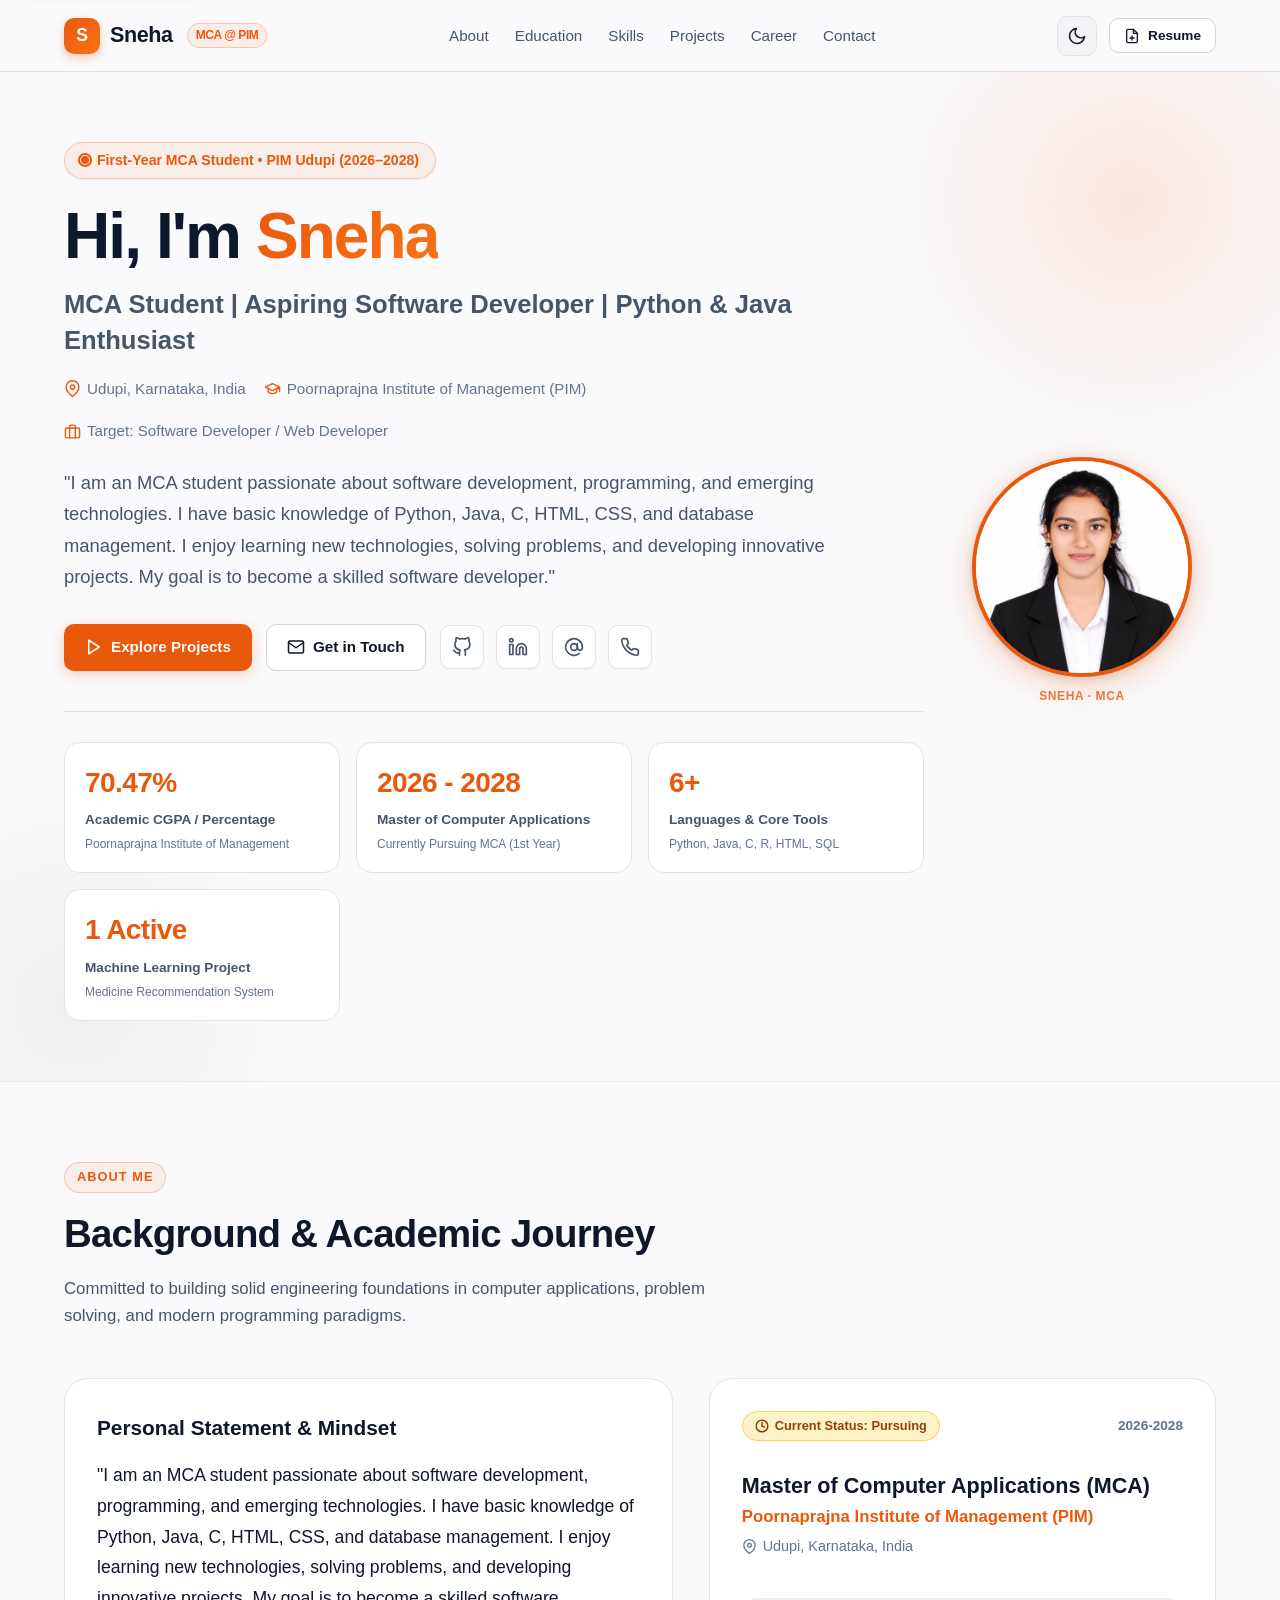
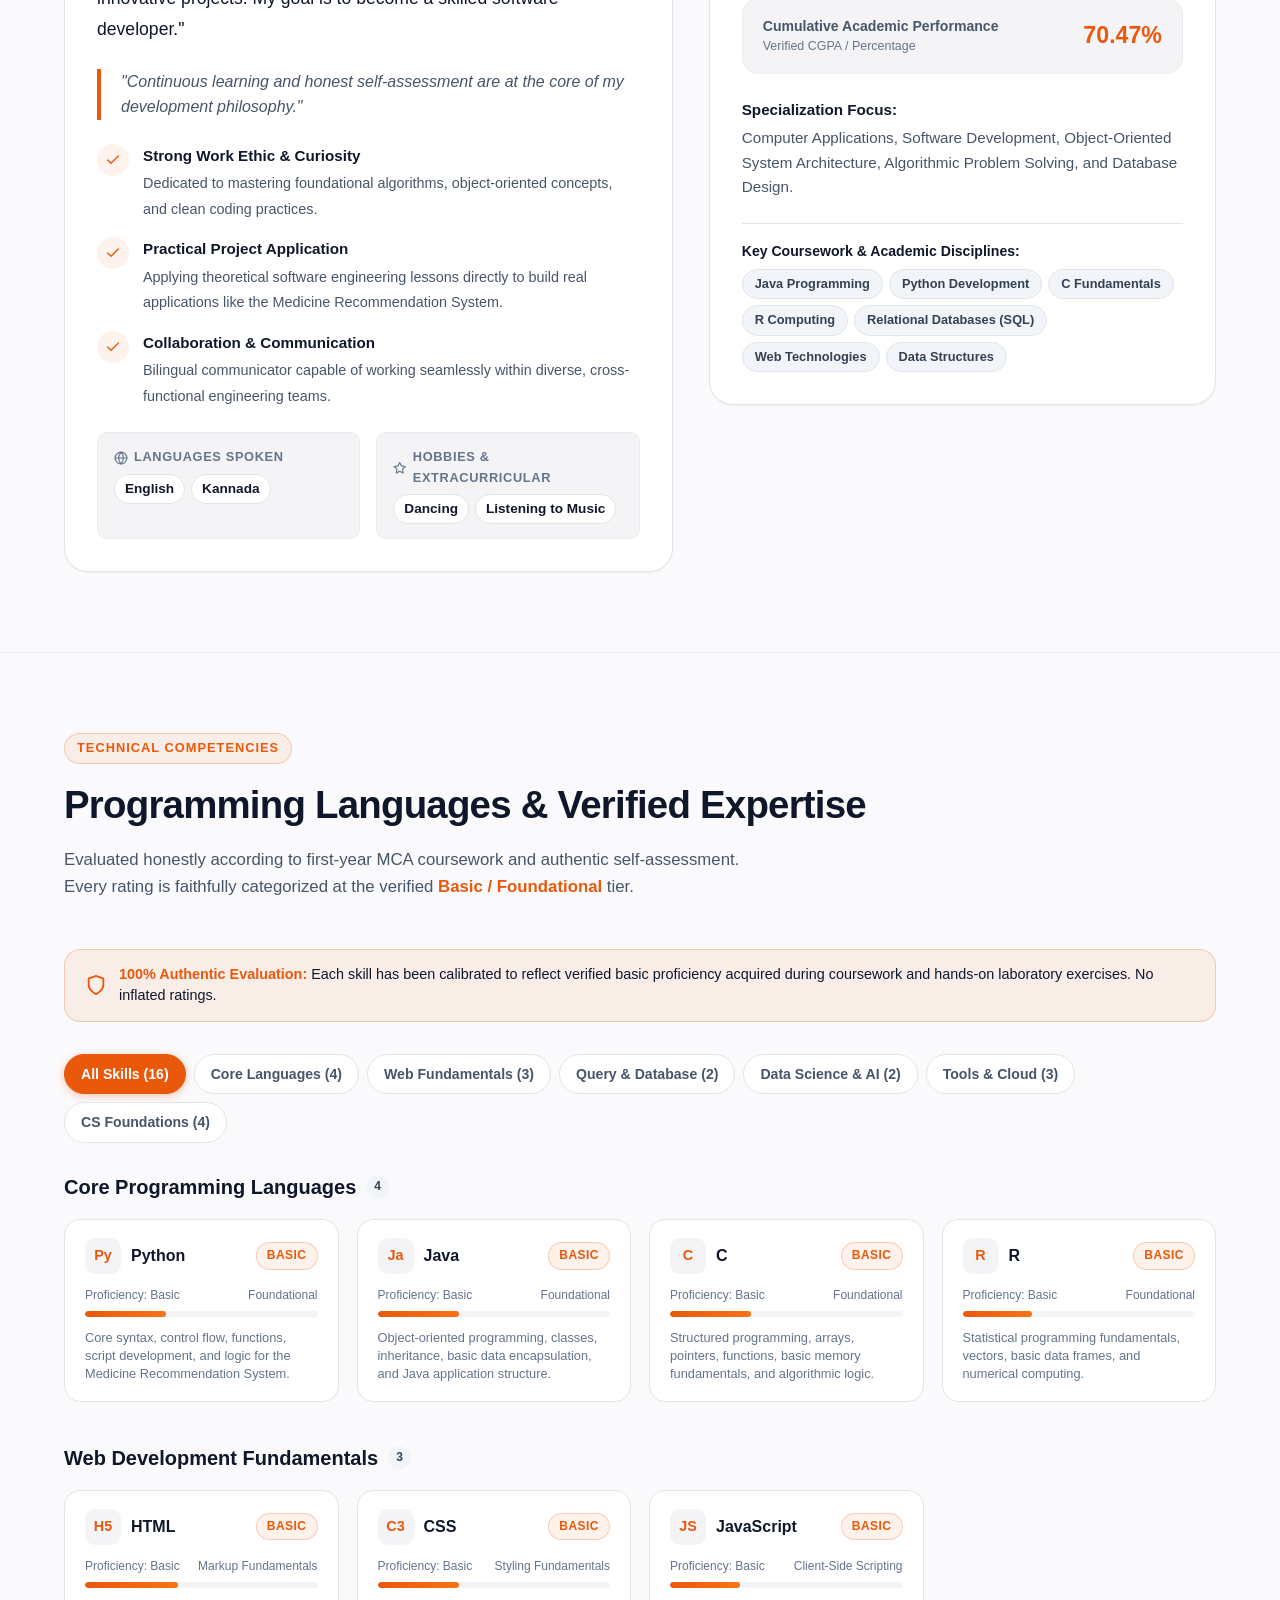
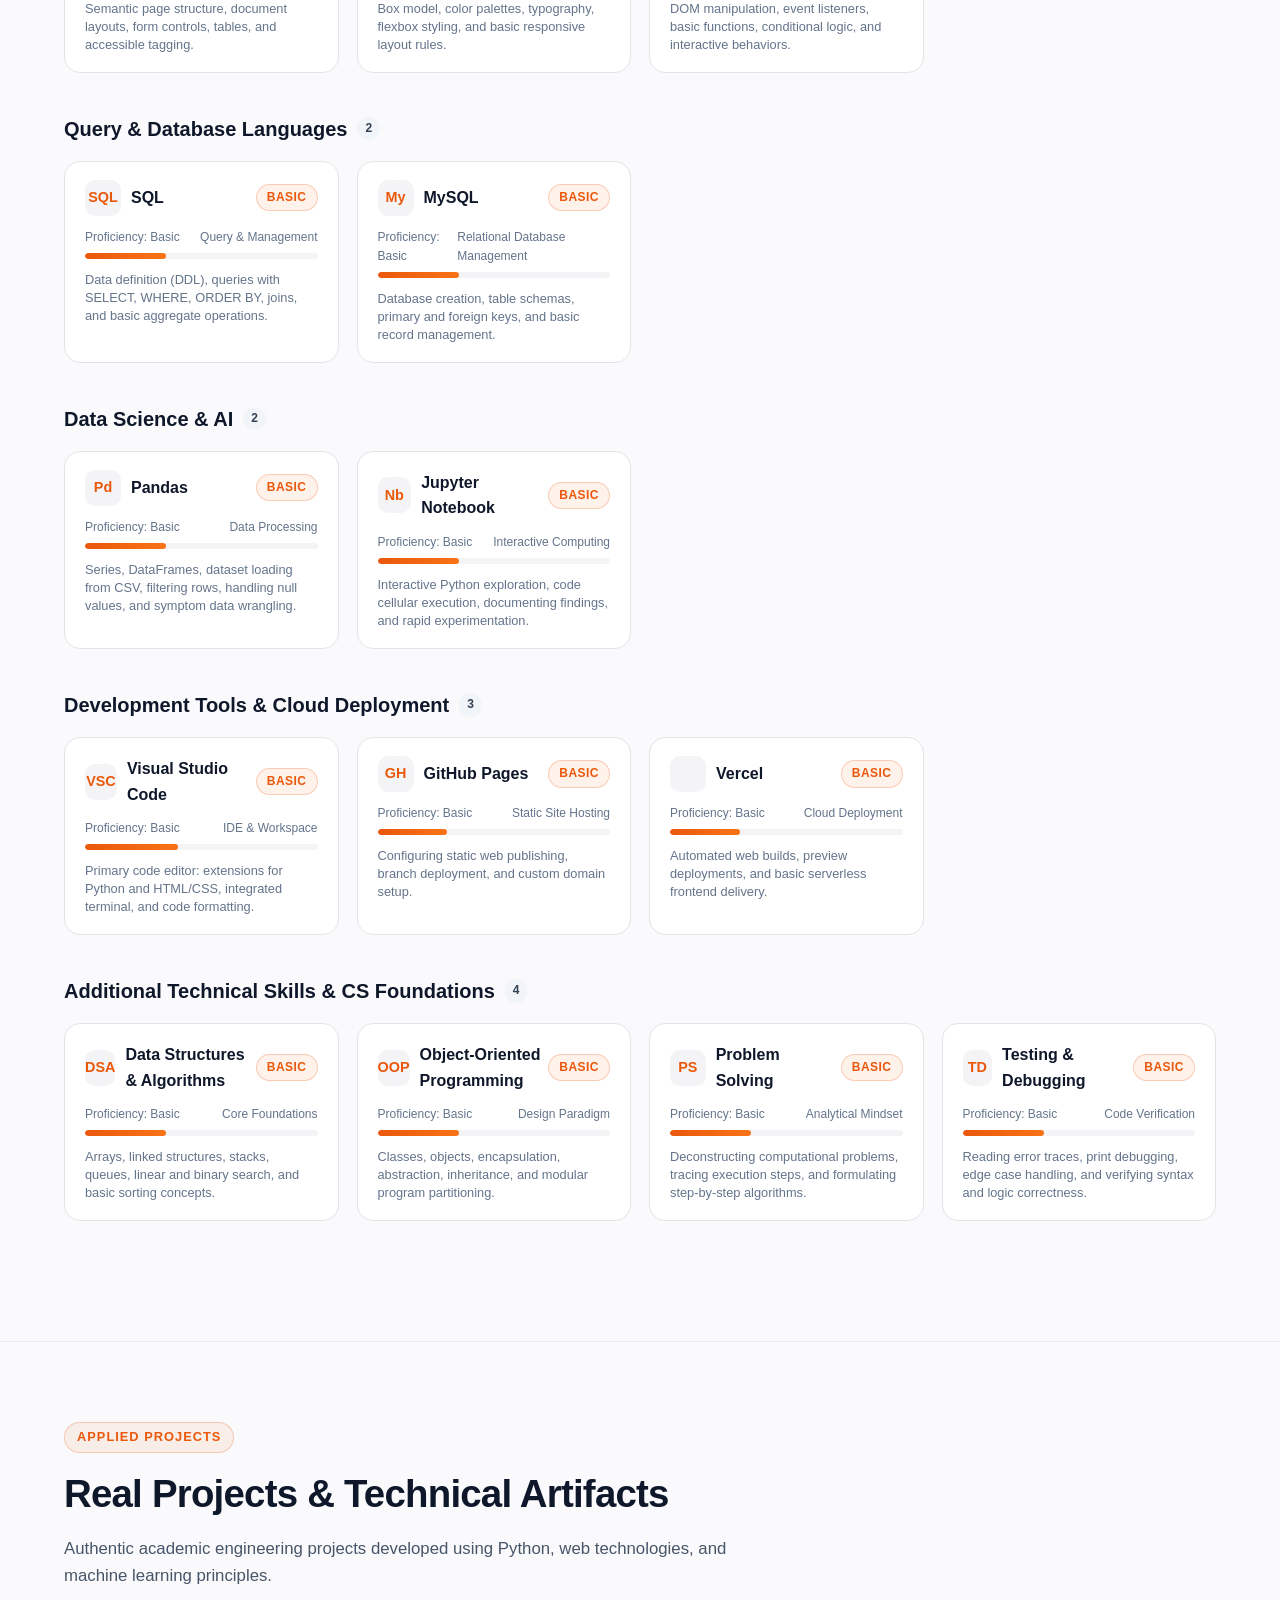
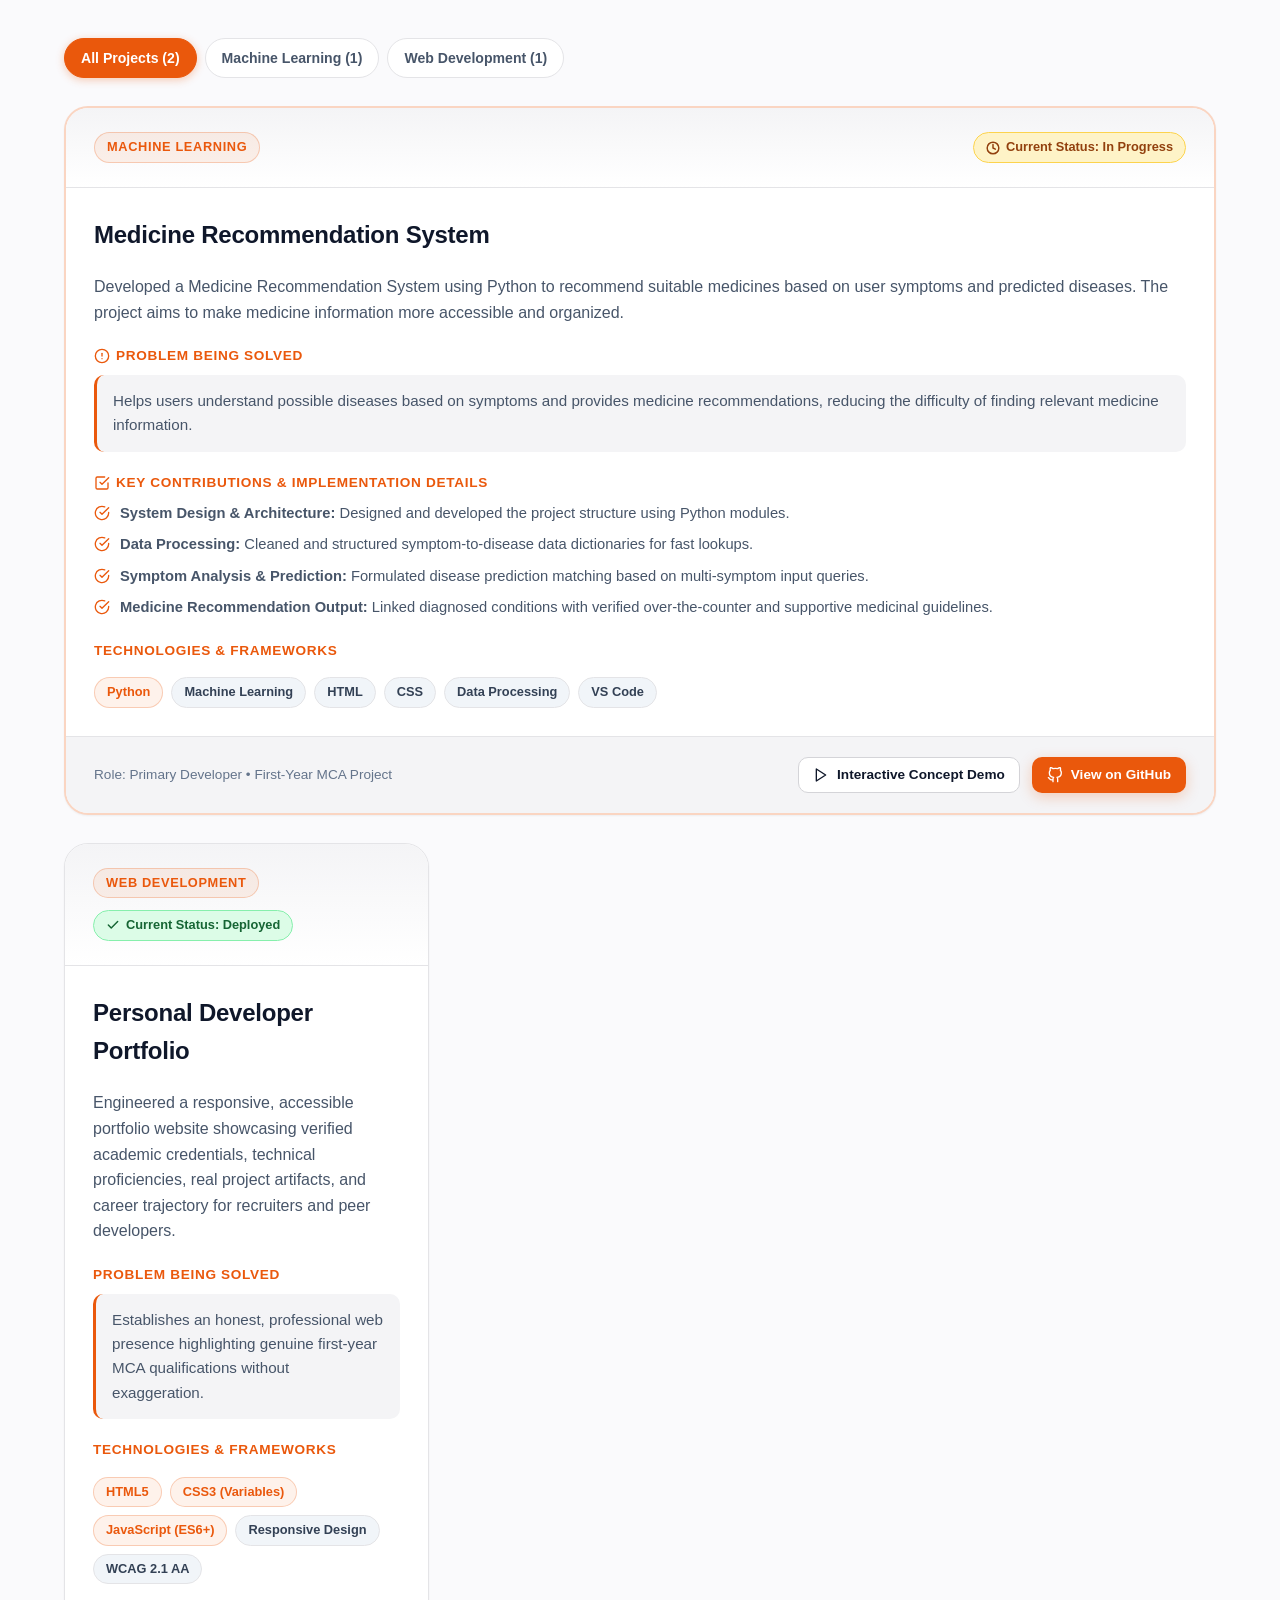
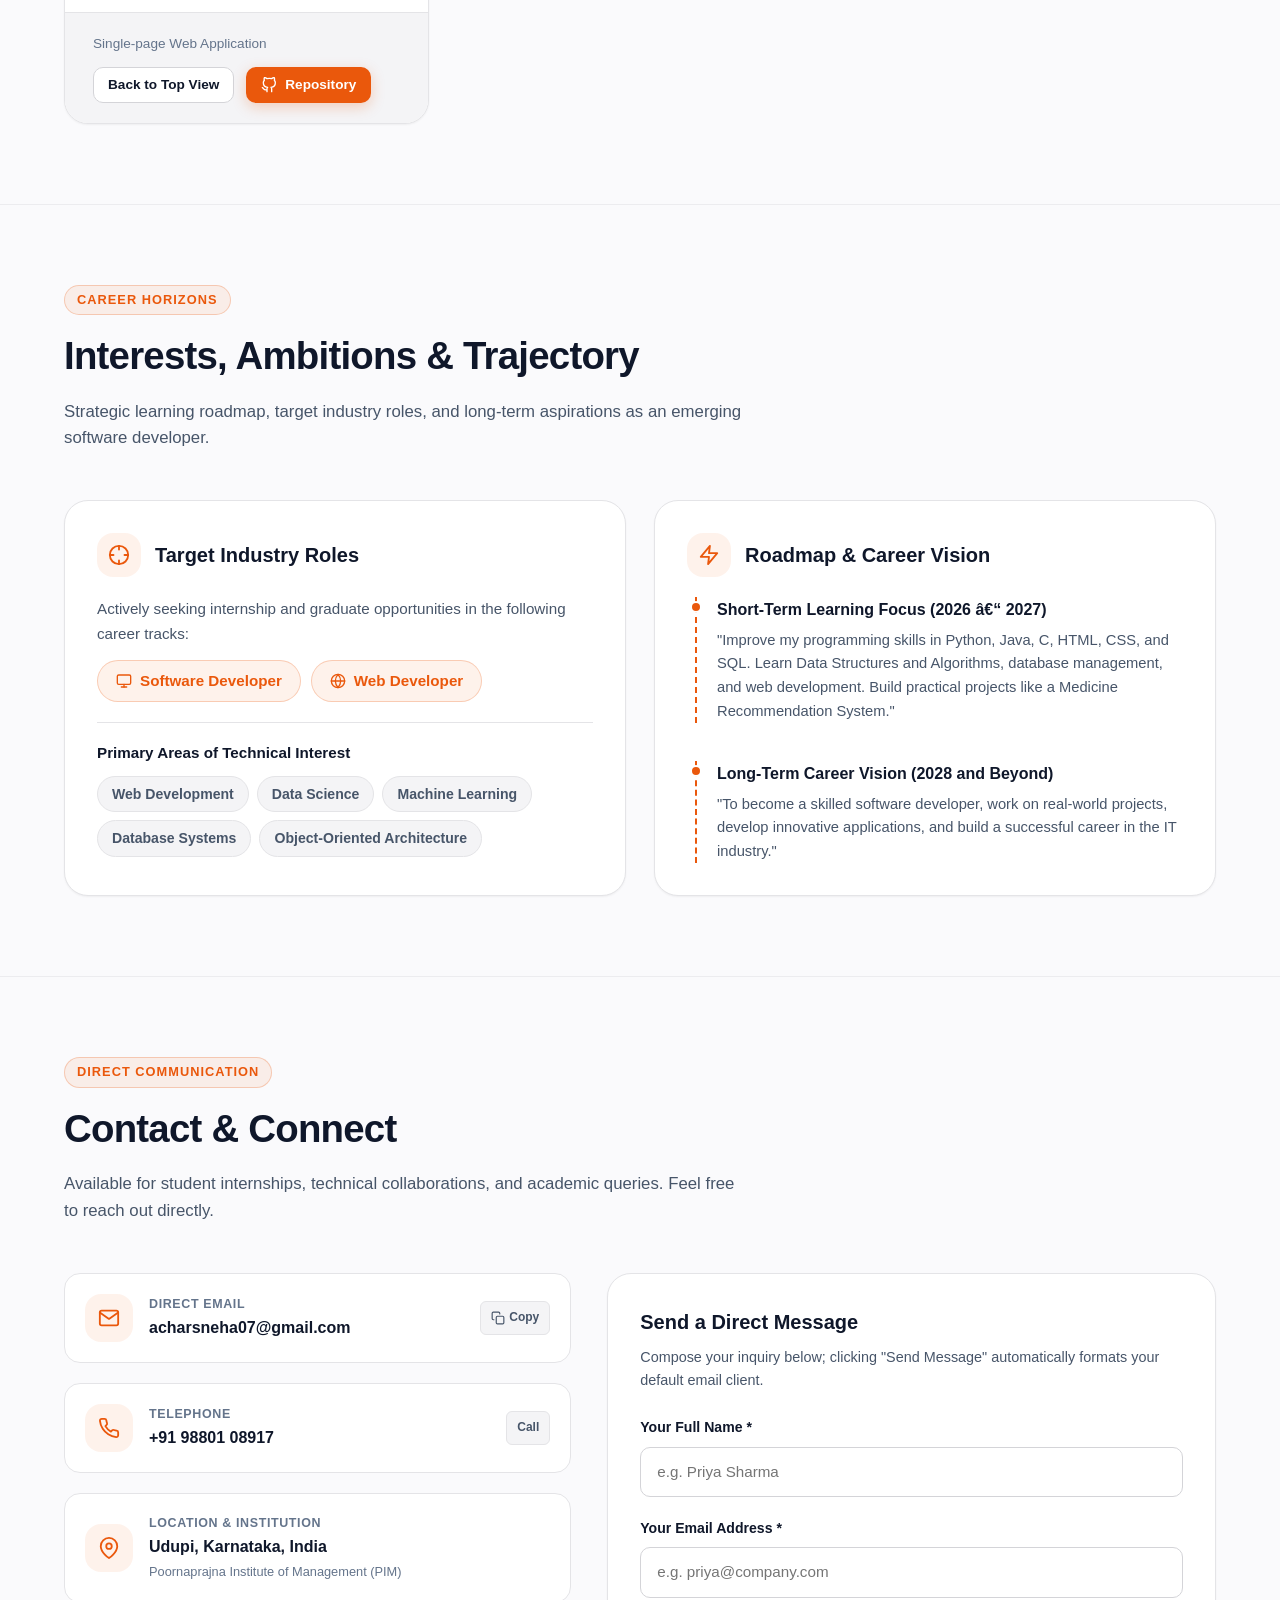
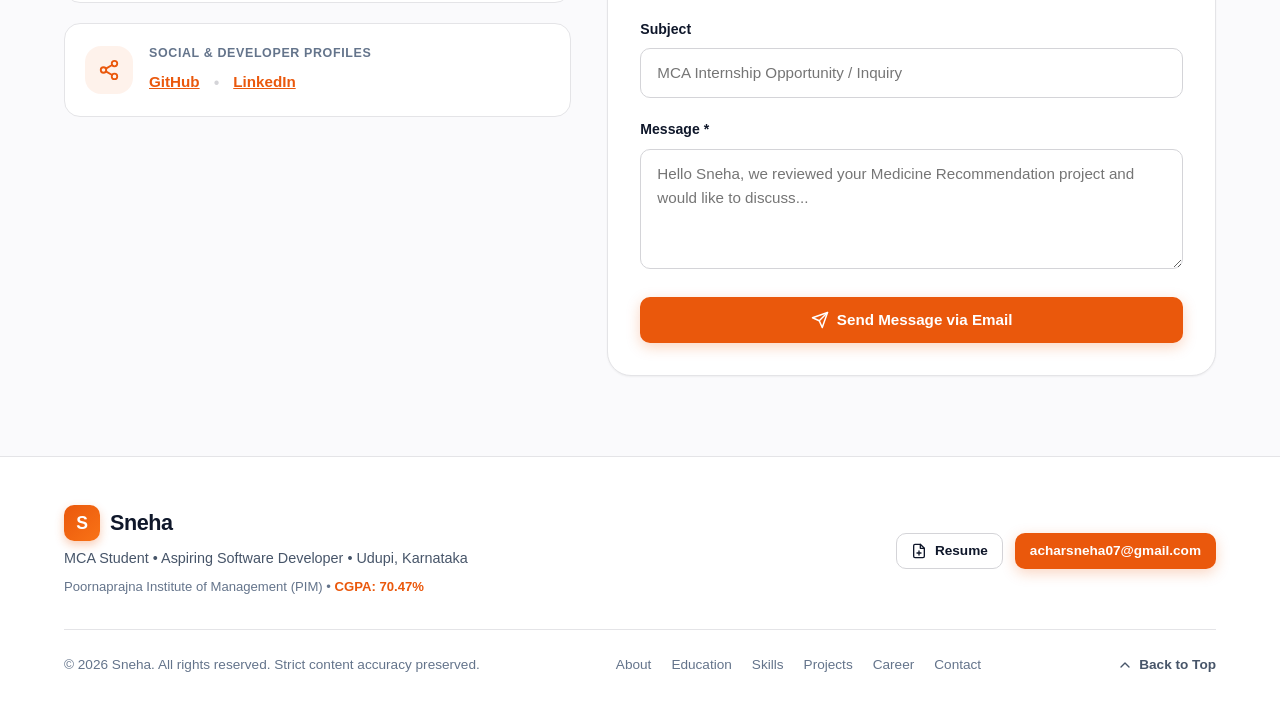
<file: index.html>
﻿<!DOCTYPE html>
<html lang="en" data-theme="light">

<head>
  <meta charset="UTF-8">
  <meta name="viewport" content="width=device-width, initial-scale=1.0">
  <title>Sneha | MCA Portfolio | Poornaprajna Institute of Management</title>
  <meta name="description"
    content="Portfolio of Sneha, MCA student at Poornaprajna Institute of Management (PIM) Udupi specializing in software development. Aspiring software engineer with foundational expertise in Python, Java, C, Web Development, and Machine Learning.">
  <meta name="keywords"
    content="Sneha, MCA, PIM Udupi, Poornaprajna Institute of Management, Software Developer, Python, Java, Web Development, Portfolio">
  <meta name="author" content="Sneha">

  <!-- OpenGraph Metadata -->
  <meta property="og:title" content="Sneha | MCA Portfolio | Poornaprajna Institute of Management">
  <meta property="og:description"
    content="Portfolio of Sneha, MCA student at PIM Udupi specializing in software development.">
  <meta property="og:type" content="website">
  <meta property="og:url" content="https://github.com/acharsneha07-sys">

  <!-- Stylesheet -->
  <!-- Inlined Production CSS: Ensures 100% styling on Vercel/GitHub Pages even if /css/ folder is missing -->
  <style>
    /* ==========================================================================
   Sneha Portfolio - Modern Developer Design System
   Color Palette:
     - Primary Brand: #EA580C (Burnt Orange)
     - Primary Dark: #C2410C
     - Primary Light: #FB923C
     - Primary Soft: rgba(234, 88, 12, 0.08)
     - Primary Border: rgba(234, 88, 12, 0.25)
     - Secondary Accent: #18181B (Zinc/Graphite)
   ========================================================================== */

    :root {
      /* Colors - Light Theme (Default) */
      --color-primary: #EA580C;
      --color-primary-hover: #C2410C;
      --color-primary-light: #FB923C;
      --color-primary-soft: rgba(234, 88, 12, 0.08);
      --color-primary-border: rgba(234, 88, 12, 0.25);

      --color-secondary: #18181B;
      --color-secondary-light: #27272A;

      --bg-body: #FAFAFC;
      --bg-surface: #FFFFFF;
      --bg-surface-elevated: #FFFFFF;
      --bg-subtle: #F4F4F6;
      --bg-card: #FFFFFF;
      --bg-card-hover: #F8F9FA;

      --border-light: #E4E4E7;
      --border-subtle: #ECECEF;
      --border-strong: #D4D4D8;

      --text-primary: #0F172A;
      --text-secondary: #475569;
      --text-muted: #64748B;
      --text-inverse: #FFFFFF;

      --badge-bg: #F1F5F9;
      --badge-text: #334155;

      --status-in-progress-bg: #FEF3C7;
      --status-in-progress-text: #92400E;
      --status-in-progress-border: #FCD34D;

      --status-success-bg: #DCFCE7;
      --status-success-text: #166534;
      --status-success-border: #86EFAC;

      /* Shadows */
      --shadow-sm: 0 1px 2px 0 rgba(0, 0, 0, 0.05);
      --shadow-md: 0 4px 6px -1px rgba(0, 0, 0, 0.07), 0 2px 4px -2px rgba(0, 0, 0, 0.05);
      --shadow-lg: 0 10px 15px -3px rgba(0, 0, 0, 0.08), 0 4px 6px -4px rgba(0, 0, 0, 0.04);
      --shadow-xl: 0 20px 25px -5px rgba(0, 0, 0, 0.09), 0 8px 10px -6px rgba(0, 0, 0, 0.04);
      --shadow-primary: 0 10px 25px -5px rgba(234, 88, 12, 0.28);

      /* Layout & Spacing */
      --max-width: 1200px;
      --header-height: 72px;
      --border-radius-sm: 6px;
      --border-radius-md: 10px;
      --border-radius-lg: 16px;
      --border-radius-xl: 24px;
      --border-radius-full: 9999px;

      /* Transitions */
      --transition-fast: 150ms cubic-bezier(0.4, 0, 0.2, 1);
      --transition-normal: 250ms cubic-bezier(0.4, 0, 0.2, 1);
      --transition-smooth: 350ms cubic-bezier(0.16, 1, 0.3, 1);
    }

    /* Dark Theme Overrides */
    [data-theme="dark"] {
      --color-secondary: #FAFAFA;
      --color-secondary-light: #F4F4F5;

      --bg-body: #09090B;
      --bg-surface: #121215;
      --bg-surface-elevated: #18181B;
      --bg-subtle: #1C1C21;
      --bg-card: #141418;
      --bg-card-hover: #1E1E24;

      --border-light: #27272A;
      --border-subtle: #202025;
      --border-strong: #3F3F46;

      --text-primary: #F8FAFC;
      --text-secondary: #94A3B8;
      --text-muted: #64748B;
      --text-inverse: #09090B;

      --badge-bg: #1E293B;
      --badge-text: #CBD5E1;

      --status-in-progress-bg: rgba(245, 158, 11, 0.15);
      --status-in-progress-text: #FBBF24;
      --status-in-progress-border: rgba(245, 158, 11, 0.35);

      --status-success-bg: rgba(16, 185, 129, 0.15);
      --status-success-text: #34D399;
      --status-success-border: rgba(16, 185, 129, 0.35);

      --shadow-sm: 0 1px 2px 0 rgba(0, 0, 0, 0.5);
      --shadow-md: 0 4px 6px -1px rgba(0, 0, 0, 0.6), 0 2px 4px -2px rgba(0, 0, 0, 0.5);
      --shadow-lg: 0 10px 15px -3px rgba(0, 0, 0, 0.7), 0 4px 6px -4px rgba(0, 0, 0, 0.5);
      --shadow-xl: 0 20px 25px -5px rgba(0, 0, 0, 0.8), 0 8px 10px -6px rgba(0, 0, 0, 0.6);
      --shadow-primary: 0 10px 25px -5px rgba(234, 88, 12, 0.4);
    }

    /* Base Styles & Reset */
    *,
    *::before,
    *::after {
      box-sizing: border-box;
      margin: 0;
      padding: 0;
    }

    html {
      scroll-behavior: smooth;
      font-size: 16px;
      -webkit-text-size-adjust: 100%;
    }

    body {
      font-family: -apple-system, BlinkMacSystemFont, "Segoe UI", Roboto, "Helvetica Neue", Arial, sans-serif;
      background-color: var(--bg-body);
      color: var(--text-primary);
      line-height: 1.6;
      min-height: 100vh;
      display: flex;
      flex-direction: column;
      transition: background-color var(--transition-normal), color var(--transition-normal);
      overflow-x: hidden;
    }

    ===========s code,
    kbd,
    samp,
    pre {
      font-family: ui-monospace, SFMono-Regular, Menlo, Monaco, Consolas, "Liberation Mono", "Courier New", monospace;
      font-size: 0.9em;
    }

    a {
      color: inherit;
      text-decoration: none;
      transition: color var(--transition-fast);
    }

    img,
    svg {
      display: block;
      max-width: 100%;
    }

    button,
    input,
    textarea,
    select {
      font: inherit;
      color: inherit;
    }

    /* Focus styles for accessibility */
    :focus-visible {
      outline: 2px solid var(--color-primary);
      outline-offset: 3px;
      border-radius: var(--border-radius-sm);
    }

    /* Skip to Content for Screen Readers */
    .skip-link {
      position: absolute;
      top: -60px;
      left: 20px;
      background: var(--color-primary);
      color: var(--text-inverse);
      padding: 10px 16px;
      font-weight: 600;
      z-index: 10000;
      border-radius: var(--border-radius-md);
      box-shadow: var(--shadow-lg);
      transition: top var(--transition-fast);
    }

    .skip-link:focus {
      top: 15px;
    }

    /* Container */
    .container {
      width: 100%;
      max-width: var(--max-width);
      margin-left: auto;
      margin-right: auto;
      padding-left: 24px;
      padding-right: 24px;
    }

    /* Header & Sticky Navigation */
    .site-header {
      position: sticky;
      top: 0;
      height: var(--header-height);
      background-color: rgba(250, 250, 252, 0.88);
      backdrop-filter: blur(14px);
      -webkit-backdrop-filter: blur(14px);
      border-bottom: 1px solid var(--border-light);
      z-index: 1000;
      transition: background-color var(--transition-normal), border-color var(--transition-normal);
    }

    [data-theme="dark"] .site-header {
      background-color: rgba(9, 9, 11, 0.85);
    }

    .header-container {
      display: flex;
      align-items: center;
      justify-content: space-between;
      height: 100%;
    }

    .brand-logo {
      display: flex;
      align-items: center;
      gap: 10px;
      font-weight: 800;
      font-size: 1.35rem;
      letter-spacing: -0.02em;
      color: var(--text-primary);
    }

    .brand-logo:hover .brand-mark {
      transform: rotate(5deg) scale(1.05);
    }

    .brand-mark {
      display: inline-flex;
      align-items: center;
      justify-content: center;
      width: 36px;
      height: 36px;
      background: linear-gradient(135deg, var(--color-primary), #F97316);
      color: #FFFFFF;
      border-radius: var(--border-radius-md);
      font-weight: 900;
      font-size: 1.1rem;
      box-shadow: 0 4px 10px rgba(234, 88, 12, 0.3);
      transition: transform var(--transition-normal);
    }

    .brand-subtext {
      font-size: 0.75rem;
      font-weight: 600;
      color: var(--color-primary);
      background: var(--color-primary-soft);
      padding: 2px 8px;
      border-radius: var(--border-radius-full);
      margin-left: 4px;
      border: 1px solid var(--color-primary-border);
    }

    .nav-desktop {
      display: flex;
      align-items: center;
      gap: 28px;
    }

    .nav-links {
      display: flex;
      list-style: none;
      gap: 22px;
    }

    .nav-link {
      font-weight: 500;
      font-size: 0.95rem;
      color: var(--text-secondary);
      position: relative;
      padding: 6px 2px;
      transition: color var(--transition-fast);
    }

    .nav-link:hover,
    .nav-link.active {
      color: var(--color-primary);
    }

    .nav-link::after {
      content: '';
      position: absolute;
      bottom: 0;
      left: 0;
      width: 0%;
      height: 2px;
      background-color: var(--color-primary);
      border-radius: var(--border-radius-full);
      transition: width var(--transition-normal);
    }

    .nav-link:hover::after,
    .nav-link.active::after {
      width: 100%;
    }

    .header-actions {
      display: flex;
      align-items: center;
      gap: 12px;
    }

    /* Theme Toggle Button */
    .btn-icon {
      display: inline-flex;
      align-items: center;
      justify-content: center;
      width: 40px;
      height: 40px;
      border-radius: var(--border-radius-md);
      background: var(--bg-subtle);
      border: 1px solid var(--border-light);
      color: var(--text-primary);
      cursor: pointer;
      transition: background-color var(--transition-fast), border-color var(--transition-fast), transform var(--transition-fast);
    }

    .btn-icon:hover {
      background: var(--bg-card-hover);
      border-color: var(--color-primary-border);
      color: var(--color-primary);
    }

    .btn-icon svg {
      width: 20px;
      height: 20px;
    }

    /* Button Classes */
    .btn {
      display: inline-flex;
      align-items: center;
      justify-content: center;
      gap: 8px;
      padding: 10px 20px;
      border-radius: var(--border-radius-md);
      font-size: 0.95rem;
      font-weight: 600;
      cursor: pointer;
      transition: all var(--transition-normal);
      border: 1px solid transparent;
      white-space: nowrap;
    }

    .btn-primary {
      background-color: var(--color-primary);
      color: #FFFFFF;
      box-shadow: 0 4px 14px rgba(234, 88, 12, 0.25);
    }

    .btn-primary:hover {
      background-color: var(--color-primary-hover);
      box-shadow: var(--shadow-primary);
      transform: translateY(-1px);
    }

    .btn-secondary {
      background-color: var(--bg-surface);
      color: var(--text-primary);
      border-color: var(--border-strong);
    }

    .btn-secondary:hover {
      background-color: var(--bg-card-hover);
      border-color: var(--color-primary);
      color: var(--color-primary);
      transform: translateY(-1px);
    }

    .btn-outline {
      background: transparent;
      color: var(--text-primary);
      border-color: var(--border-strong);
    }

    .btn-outline:hover {
      border-color: var(--color-primary);
      color: var(--color-primary);
      background: var(--color-primary-soft);
    }

    .btn-sm {
      padding: 6px 14px;
      font-size: 0.85rem;
    }

    .mobile-nav-toggle {
      display: none;
    }

    /* Hero Showcase Section (Text-Focused Introduction) */
    .hero-section {
      padding: 70px 0 60px;
      position: relative;
      overflow: hidden;
    }

    .hero-backdrop-gradient {
      position: absolute;
      top: -120px;
      right: -100px;
      width: 500px;
      height: 500px;
      border-radius: 50%;
      background: radial-gradient(circle, rgba(234, 88, 12, 0.12) 0%, rgba(234, 88, 12, 0) 70%);
      pointer-events: none;
      z-index: 0;
    }

    .hero-backdrop-gradient-left {
      position: absolute;
      bottom: -150px;
      left: -150px;
      width: 450px;
      height: 450px;
      border-radius: 50%;
      background: radial-gradient(circle, rgba(24, 24, 27, 0.05) 0%, rgba(24, 24, 27, 0) 70%);
      pointer-events: none;
      z-index: 0;
    }

    [data-theme="dark"] .hero-backdrop-gradient-left {
      background: radial-gradient(circle, rgba(234, 88, 12, 0.08) 0%, rgba(0, 0, 0, 0) 70%);
    }

    .hero-content {
      position: relative;
      z-index: 1;
      max-width: 860px;
    }

    .hero-layout {
      display: flex;
      align-items: center;
      gap: 48px;
      position: relative;
      z-index: 1;
    }

    .hero-photo-col {
      flex-shrink: 0;
      display: flex;
      flex-direction: column;
      align-items: center;
      gap: 10px;
    }

    .hero-photo-frame {
      width: 220px;
      height: 220px;
      border-radius: 50%;
      overflow: hidden;
      border: 4px solid #EA580C;
      box-shadow: 0 8px 32px rgba(234, 88, 12, 0.28), 0 2px 8px rgba(0, 0, 0, 0.12);
      background: #f4f4f5;
    }

    .hero-photo-frame img {
      width: 100%;
      height: 100%;
      object-fit: cover;
      object-position: center top;
      display: block;
    }

    .hero-photo-label {
      font-size: 0.75rem;
      font-weight: 600;
      color: #EA580C;
      letter-spacing: 0.05em;
      text-transform: uppercase;
      text-align: center;
      opacity: 0.8;
    }

    @media (max-width: 768px) {
      .hero-layout {
        flex-direction: column-reverse;
        gap: 24px;
      }

      .hero-photo-frame {
        width: 150px;
        height: 150px;
      }
    }

    .hero-badge-pill {
      display: inline-flex;
      align-items: center;
      gap: 8px;
      padding: 6px 16px;
      border-radius: var(--border-radius-full);
      background-color: var(--color-primary-soft);
      color: var(--color-primary);
      border: 1px solid var(--color-primary-border);
      font-size: 0.88rem;
      font-weight: 600;
      margin-bottom: 22px;
      box-shadow: var(--shadow-sm);
    }

    .hero-badge-pill .pulse-dot {
      width: 8px;
      height: 8px;
      border-radius: 50%;
      background-color: var(--color-primary);
      position: relative;
    }

    .hero-badge-pill .pulse-dot::after {
      content: '';
      position: absolute;
      top: -3px;
      left: -3px;
      right: -3px;
      bottom: -3px;
      border-radius: 50%;
      border: 2px solid var(--color-primary);
      animation: pulse-ring 1.8s infinite;
    }

    @keyframes pulse-ring {
      0% {
        transform: scale(0.8);
        opacity: 1;
      }

      100% {
        transform: scale(2.2);
        opacity: 0;
      }
    }

    .hero-name {
      font-size: clamp(2.5rem, 5vw, 4rem);
      font-weight: 800;
      letter-spacing: -0.03em;
      line-height: 1.1;
      margin-bottom: 16px;
      color: var(--text-primary);
    }

    .hero-name .accent-name {
      background: linear-gradient(135deg, var(--color-primary) 0%, #F97316 100%);
      -webkit-background-clip: text;
      -webkit-text-fill-color: transparent;
    }

    .hero-headline {
      font-size: clamp(1.2rem, 2.5vw, 1.6rem);
      font-weight: 600;
      color: var(--text-secondary);
      line-height: 1.4;
      margin-bottom: 18px;
    }

    .hero-location-bar {
      display: flex;
      align-items: center;
      gap: 18px;
      flex-wrap: wrap;
      font-size: 0.95rem;
      color: var(--text-muted);
      margin-bottom: 24px;
    }

    .hero-location-item {
      display: inline-flex;
      align-items: center;
      gap: 6px;
    }

    .hero-location-item svg {
      width: 17px;
      height: 17px;
      color: var(--color-primary);
    }

    .hero-bio-lead {
      font-size: 1.15rem;
      line-height: 1.7;
      color: var(--text-secondary);
      margin-bottom: 32px;
      max-width: 780px;
    }

    .hero-cta-group {
      display: flex;
      align-items: center;
      gap: 14px;
      flex-wrap: wrap;
      margin-bottom: 40px;
    }

    .hero-social-links {
      display: flex;
      align-items: center;
      gap: 12px;
    }

    .social-btn {
      display: inline-flex;
      align-items: center;
      justify-content: center;
      width: 44px;
      height: 44px;
      border-radius: var(--border-radius-md);
      background: var(--bg-surface);
      border: 1px solid var(--border-light);
      color: var(--text-secondary);
      box-shadow: var(--shadow-sm);
      transition: all var(--transition-fast);
    }

    .social-btn:hover {
      background: var(--bg-card-hover);
      border-color: var(--color-primary);
      color: var(--color-primary);
      transform: translateY(-2px);
      box-shadow: var(--shadow-md);
    }

    .social-btn svg {
      width: 20px;
      height: 20px;
    }

    /* Quick Metrics Bar */
    .metrics-strip {
      display: grid;
      grid-template-columns: repeat(auto-fit, minmax(210px, 1fr));
      gap: 16px;
      margin-top: 20px;
      padding-top: 30px;
      border-top: 1px solid var(--border-light);
    }

    .metric-card {
      background-color: var(--bg-surface);
      padding: 18px 20px;
      border-radius: var(--border-radius-lg);
      border: 1px solid var(--border-light);
      display: flex;
      flex-direction: column;
      gap: 4px;
      transition: transform var(--transition-fast), border-color var(--transition-fast), box-shadow var(--transition-fast);
    }

    .metric-card:hover {
      transform: translateY(-2px);
      border-color: var(--color-primary-border);
      box-shadow: var(--shadow-md);
    }

    .metric-value {
      font-size: 1.75rem;
      font-weight: 800;
      color: var(--color-primary);
      letter-spacing: -0.02em;
      display: flex;
      align-items: baseline;
      gap: 4px;
    }

    .metric-label {
      font-size: 0.85rem;
      font-weight: 600;
      color: var(--text-secondary);
    }

    .metric-subtext {
      font-size: 0.75rem;
      color: var(--text-muted);
    }

    /* Section Common Styling */
    .section-wrapper {
      padding: 80px 0;
      border-top: 1px solid var(--border-subtle);
      position: relative;
    }

    .section-header {
      margin-bottom: 48px;
    }

    .section-tag {
      display: inline-block;
      font-size: 0.8rem;
      font-weight: 700;
      text-transform: uppercase;
      letter-spacing: 0.08em;
      color: var(--color-primary);
      background-color: var(--color-primary-soft);
      padding: 4px 12px;
      border-radius: var(--border-radius-full);
      margin-bottom: 10px;
      border: 1px solid var(--color-primary-border);
    }

    .section-title {
      font-size: clamp(1.8rem, 3.2vw, 2.4rem);
      font-weight: 800;
      letter-spacing: -0.02em;
      color: var(--text-primary);
      margin-bottom: 12px;
    }

    .section-description {
      font-size: 1.05rem;
      color: var(--text-secondary);
      max-width: 680px;
    }

    /* About Me & Academic Background */
    .about-grid {
      display: grid;
      grid-template-columns: 1.2fr 1fr;
      gap: 36px;
      align-items: start;
    }

    .about-card {
      background-color: var(--bg-surface);
      border: 1px solid var(--border-light);
      border-radius: var(--border-radius-xl);
      padding: 32px;
      box-shadow: var(--shadow-sm);
    }

    .about-statement {
      font-size: 1.1rem;
      line-height: 1.75;
      color: var(--text-primary);
      margin-bottom: 24px;
    }

    .about-quote {
      border-left: 4px solid var(--color-primary);
      padding-left: 20px;
      margin: 20px 0;
      font-style: italic;
      color: var(--text-secondary);
    }

    .about-highlights-list {
      list-style: none;
      display: flex;
      flex-direction: column;
      gap: 16px;
      margin-top: 24px;
    }

    .about-highlight-item {
      display: flex;
      align-items: flex-start;
      gap: 14px;
    }

    .about-highlight-icon {
      flex-shrink: 0;
      width: 32px;
      height: 32px;
      border-radius: 50%;
      background-color: var(--color-primary-soft);
      color: var(--color-primary);
      display: flex;
      align-items: center;
      justify-content: center;
    }

    .about-highlight-icon svg {
      width: 16px;
      height: 16px;
    }

    .about-highlight-text strong {
      display: block;
      color: var(--text-primary);
      font-size: 0.95rem;
      margin-bottom: 2px;
    }

    .about-highlight-text span {
      font-size: 0.9rem;
      color: var(--text-secondary);
    }

    /* Education Timeline Card */
    .education-timeline-card {
      background: var(--bg-surface);
      border: 1px solid var(--border-light);
      border-radius: var(--border-radius-xl);
      padding: 32px;
      box-shadow: var(--shadow-sm);
      display: flex;
      flex-direction: column;
      gap: 24px;
    }

    .edu-badge-header {
      display: flex;
      justify-content: space-between;
      align-items: center;
      flex-wrap: wrap;
      gap: 10px;
    }

    .edu-status-badge {
      display: inline-flex;
      align-items: center;
      gap: 6px;
      padding: 4px 12px;
      border-radius: var(--border-radius-full);
      font-size: 0.8rem;
      font-weight: 700;
      background-color: var(--status-in-progress-bg);
      color: var(--status-in-progress-text);
      border: 1px solid var(--status-in-progress-border);
    }

    .edu-duration {
      font-size: 0.85rem;
      font-weight: 600;
      color: var(--text-muted);
    }

    .edu-degree {
      font-size: 1.35rem;
      font-weight: 800;
      color: var(--text-primary);
      margin-top: 4px;
    }

    .edu-institution {
      font-size: 1.05rem;
      font-weight: 600;
      color: var(--color-primary);
      margin-bottom: 4px;
    }

    .edu-location {
      display: flex;
      align-items: center;
      gap: 6px;
      font-size: 0.9rem;
      color: var(--text-muted);
      margin-bottom: 16px;
    }

    .edu-location svg {
      width: 15px;
      height: 15px;
    }

    .edu-score-box {
      background: var(--bg-subtle);
      border: 1px solid var(--border-subtle);
      border-radius: var(--border-radius-lg);
      padding: 16px 20px;
      display: flex;
      align-items: center;
      justify-content: space-between;
    }

    .edu-score-label {
      font-size: 0.88rem;
      font-weight: 600;
      color: var(--text-secondary);
    }

    .edu-score-value {
      font-size: 1.45rem;
      font-weight: 800;
      color: var(--color-primary);
    }

    .edu-specialization {
      font-size: 0.95rem;
      color: var(--text-secondary);
      line-height: 1.6;
    }

    /* Personal Attributes: Languages & Hobbies */
    .personal-attributes-grid {
      display: grid;
      grid-template-columns: 1fr 1fr;
      gap: 16px;
      margin-top: 10px;
    }

    .attr-box {
      background: var(--bg-subtle);
      border: 1px solid var(--border-subtle);
      border-radius: var(--border-radius-md);
      padding: 14px 16px;
    }

    .attr-title {
      font-size: 0.8rem;
      font-weight: 700;
      text-transform: uppercase;
      color: var(--text-muted);
      letter-spacing: 0.05em;
      margin-bottom: 6px;
      display: flex;
      align-items: center;
      gap: 6px;
    }

    .attr-pills {
      display: flex;
      flex-wrap: wrap;
      gap: 6px;
    }

    .attr-pill {
      font-size: 0.85rem;
      font-weight: 600;
      background: var(--bg-surface);
      color: var(--text-primary);
      padding: 3px 10px;
      border-radius: var(--border-radius-full);
      border: 1px solid var(--border-light);
    }

    /* Technical Skills Section */
    .skills-controls {
      display: flex;
      justify-content: space-between;
      align-items: center;
      flex-wrap: wrap;
      gap: 16px;
      margin-bottom: 28px;
    }

    .skills-filter-tabs {
      display: flex;
      flex-wrap: wrap;
      gap: 8px;
    }

    .skill-tab-btn {
      padding: 8px 16px;
      border-radius: var(--border-radius-full);
      background: var(--bg-surface);
      border: 1px solid var(--border-light);
      font-size: 0.88rem;
      font-weight: 600;
      color: var(--text-secondary);
      cursor: pointer;
      transition: all var(--transition-fast);
    }

    .skill-tab-btn:hover {
      border-color: var(--color-primary-border);
      color: var(--color-primary);
    }

    .skill-tab-btn.active {
      background: var(--color-primary);
      color: #FFFFFF;
      border-color: var(--color-primary);
      box-shadow: 0 2px 8px rgba(234, 88, 12, 0.3);
    }

    /* Verified Evaluation Notice */
    .skills-verified-banner {
      background: var(--color-primary-soft);
      border: 1px solid var(--color-primary-border);
      border-radius: var(--border-radius-lg);
      padding: 14px 20px;
      margin-bottom: 32px;
      display: flex;
      align-items: center;
      gap: 12px;
    }

    .skills-verified-banner svg {
      width: 22px;
      height: 22px;
      color: var(--color-primary);
      flex-shrink: 0;
    }

    .skills-verified-text {
      font-size: 0.9rem;
      color: var(--text-primary);
      line-height: 1.5;
    }

    .skills-verified-text strong {
      color: var(--color-primary);
    }

    /* Skills Categories Grid */
    .skills-category-group {
      margin-bottom: 40px;
    }

    .skills-category-title {
      font-size: 1.25rem;
      font-weight: 700;
      color: var(--text-primary);
      margin-bottom: 16px;
      display: flex;
      align-items: center;
      gap: 10px;
    }

    .skills-category-title .count-badge {
      font-size: 0.75rem;
      padding: 2px 8px;
      background: var(--badge-bg);
      color: var(--badge-text);
      border-radius: var(--border-radius-full);
    }

    .skills-cards-grid {
      display: grid;
      grid-template-columns: repeat(auto-fill, minmax(260px, 1fr));
      gap: 18px;
    }

    .skill-card {
      background: var(--bg-surface);
      border: 1px solid var(--border-light);
      border-radius: var(--border-radius-lg);
      padding: 18px 20px;
      display: flex;
      flex-direction: column;
      gap: 12px;
      transition: transform var(--transition-fast), border-color var(--transition-fast), box-shadow var(--transition-fast);
      position: relative;
    }

    .skill-card:hover {
      transform: translateY(-2px);
      border-color: var(--color-primary-border);
      box-shadow: var(--shadow-md);
    }

    .skill-card-top {
      display: flex;
      align-items: center;
      justify-content: space-between;
    }

    .skill-name-wrap {
      display: flex;
      align-items: center;
      gap: 10px;
    }

    .skill-icon-box {
      width: 36px;
      height: 36px;
      border-radius: var(--border-radius-md);
      background: var(--bg-subtle);
      display: flex;
      align-items: center;
      justify-content: center;
      color: var(--color-primary);
      font-size: 0.9rem;
      font-weight: 700;
    }

    .skill-icon-box svg {
      width: 20px;
      height: 20px;
    }

    .skill-title {
      font-size: 1rem;
      font-weight: 700;
      color: var(--text-primary);
    }

    .skill-level-badge {
      display: inline-flex;
      align-items: center;
      gap: 4px;
      padding: 3px 10px;
      border-radius: var(--border-radius-full);
      font-size: 0.75rem;
      font-weight: 700;
      background: var(--color-primary-soft);
      color: var(--color-primary);
      border: 1px solid var(--color-primary-border);
      text-transform: uppercase;
      letter-spacing: 0.04em;
    }

    /* Skill Progress Meter */
    .skill-meter-wrap {
      display: flex;
      flex-direction: column;
      gap: 6px;
    }

    .skill-meter-header {
      display: flex;
      justify-content: space-between;
      font-size: 0.75rem;
      color: var(--text-muted);
    }

    .skill-meter-track {
      height: 6px;
      background-color: var(--bg-subtle);
      border-radius: var(--border-radius-full);
      overflow: hidden;
      position: relative;
    }

    .skill-meter-fill {
      height: 100%;
      background: linear-gradient(90deg, var(--color-primary), #F97316);
      border-radius: var(--border-radius-full);
      transition: width 1s ease-in-out;
    }

    .skill-note {
      font-size: 0.8rem;
      color: var(--text-muted);
      line-height: 1.4;
    }

    /* Featured Projects Section */
    .projects-grid {
      display: grid;
      grid-template-columns: repeat(auto-fit, minmax(340px, 1fr));
      gap: 28px;
    }

    .project-card {
      background-color: var(--bg-surface);
      border: 1px solid var(--border-light);
      border-radius: var(--border-radius-xl);
      overflow: hidden;
      box-shadow: var(--shadow-sm);
      display: flex;
      flex-direction: column;
      transition: transform var(--transition-fast), border-color var(--transition-fast), box-shadow var(--transition-fast);
    }

    .project-card:hover {
      transform: translateY(-4px);
      border-color: var(--color-primary-border);
      box-shadow: var(--shadow-xl);
    }

    .project-card.featured-main {
      grid-column: 1 / -1;
      border: 2px solid var(--color-primary-border);
    }

    .project-card-header {
      padding: 24px 28px;
      background: linear-gradient(to bottom, var(--bg-subtle), var(--bg-surface));
      border-bottom: 1px solid var(--border-light);
      display: flex;
      justify-content: space-between;
      align-items: center;
      flex-wrap: wrap;
      gap: 12px;
    }

    .project-category-tag {
      font-size: 0.8rem;
      font-weight: 700;
      text-transform: uppercase;
      letter-spacing: 0.05em;
      color: var(--color-primary);
      background: var(--color-primary-soft);
      padding: 4px 12px;
      border-radius: var(--border-radius-full);
      border: 1px solid var(--color-primary-border);
    }

    .project-status-badge {
      display: inline-flex;
      align-items: center;
      gap: 6px;
      padding: 4px 12px;
      border-radius: var(--border-radius-full);
      font-size: 0.8rem;
      font-weight: 700;
    }

    .project-status-badge.in-progress {
      background-color: var(--status-in-progress-bg);
      color: var(--status-in-progress-text);
      border: 1px solid var(--status-in-progress-border);
    }

    .project-status-badge.planned {
      background-color: var(--badge-bg);
      color: var(--badge-text);
      border: 1px solid var(--border-light);
    }

    .project-card-body {
      padding: 28px;
      display: flex;
      flex-direction: column;
      flex-grow: 1;
      gap: 20px;
    }

    .project-title {
      font-size: 1.5rem;
      font-weight: 800;
      color: var(--text-primary);
      letter-spacing: -0.01em;
    }

    .project-overview {
      font-size: 1rem;
      color: var(--text-secondary);
      line-height: 1.6;
    }

    .project-section-block {
      display: flex;
      flex-direction: column;
      gap: 8px;
    }

    .project-section-title {
      font-size: 0.85rem;
      font-weight: 700;
      text-transform: uppercase;
      color: var(--color-primary);
      letter-spacing: 0.05em;
      display: flex;
      align-items: center;
      gap: 6px;
    }

    .project-problem-text {
      font-size: 0.95rem;
      color: var(--text-secondary);
      background: var(--bg-subtle);
      padding: 14px 16px;
      border-radius: var(--border-radius-md);
      border-left: 3px solid var(--color-primary);
    }

    .project-contributions-list {
      list-style: none;
      display: flex;
      flex-direction: column;
      gap: 8px;
    }

    .project-contribution-item {
      display: flex;
      align-items: flex-start;
      gap: 10px;
      font-size: 0.92rem;
      color: var(--text-secondary);
    }

    .project-contribution-item svg {
      width: 16px;
      height: 16px;
      color: var(--color-primary);
      flex-shrink: 0;
      margin-top: 3px;
    }

    .project-tech-stack {
      display: flex;
      flex-wrap: wrap;
      gap: 8px;
      margin-top: 8px;
    }

    .tech-pill {
      font-size: 0.8rem;
      font-weight: 600;
      background: var(--badge-bg);
      color: var(--badge-text);
      padding: 4px 12px;
      border-radius: var(--border-radius-full);
      border: 1px solid var(--border-light);
    }

    .tech-pill.primary {
      background: var(--color-primary-soft);
      color: var(--color-primary);
      border-color: var(--color-primary-border);
    }

    .project-card-footer {
      padding: 20px 28px;
      background: var(--bg-subtle);
      border-top: 1px solid var(--border-light);
      display: flex;
      align-items: center;
      justify-content: space-between;
      flex-wrap: wrap;
      gap: 12px;
    }

    .project-card-actions {
      display: flex;
      align-items: center;
      gap: 12px;
      flex-wrap: wrap;
    }

    /* Interests, Ambitions & Career Trajectory */
    .career-grid {
      display: grid;
      grid-template-columns: 1fr 1fr;
      gap: 28px;
    }

    .career-card {
      background: var(--bg-surface);
      border: 1px solid var(--border-light);
      border-radius: var(--border-radius-xl);
      padding: 32px;
      box-shadow: var(--shadow-sm);
      display: flex;
      flex-direction: column;
      gap: 20px;
    }

    .career-card-header {
      display: flex;
      align-items: center;
      gap: 14px;
    }

    .career-icon-box {
      width: 44px;
      height: 44px;
      border-radius: var(--border-radius-lg);
      background: var(--color-primary-soft);
      color: var(--color-primary);
      display: flex;
      align-items: center;
      justify-content: center;
    }

    .career-icon-box svg {
      width: 22px;
      height: 22px;
    }

    .career-card-title {
      font-size: 1.25rem;
      font-weight: 700;
      color: var(--text-primary);
    }

    .target-roles-pills {
      display: flex;
      flex-wrap: wrap;
      gap: 10px;
    }

    .target-role-badge {
      display: inline-flex;
      align-items: center;
      gap: 8px;
      padding: 8px 18px;
      border-radius: var(--border-radius-full);
      background: var(--color-primary-soft);
      color: var(--color-primary);
      border: 1px solid var(--color-primary-border);
      font-size: 0.95rem;
      font-weight: 700;
    }

    .domains-list {
      display: flex;
      flex-wrap: wrap;
      gap: 8px;
    }

    .domain-pill {
      padding: 6px 14px;
      background: var(--bg-subtle);
      border: 1px solid var(--border-light);
      border-radius: var(--border-radius-full);
      font-size: 0.88rem;
      font-weight: 600;
      color: var(--text-secondary);
    }

    .trajectory-step {
      border-left: 2px dashed var(--color-primary);
      padding-left: 20px;
      position: relative;
      margin-left: 8px;
    }

    .trajectory-step::before {
      content: '';
      position: absolute;
      left: -7px;
      top: 4px;
      width: 12px;
      height: 12px;
      border-radius: 50%;
      background: var(--color-primary);
      border: 2px solid var(--bg-surface);
    }

    .trajectory-step-title {
      font-size: 1rem;
      font-weight: 700;
      color: var(--text-primary);
      margin-bottom: 6px;
    }

    .trajectory-step-desc {
      font-size: 0.92rem;
      color: var(--text-secondary);
      line-height: 1.6;
    }

    /* Contact & Social Network Section */
    .contact-grid {
      display: grid;
      grid-template-columns: 1fr 1.2fr;
      gap: 36px;
    }

    .contact-info-panel {
      display: flex;
      flex-direction: column;
      gap: 20px;
    }

    .contact-item-card {
      background: var(--bg-surface);
      border: 1px solid var(--border-light);
      border-radius: var(--border-radius-lg);
      padding: 20px;
      display: flex;
      align-items: center;
      gap: 16px;
      transition: all var(--transition-fast);
    }

    .contact-item-card:hover {
      border-color: var(--color-primary-border);
      box-shadow: var(--shadow-md);
      transform: translateY(-2px);
    }

    .contact-item-icon {
      width: 48px;
      height: 48px;
      border-radius: var(--border-radius-lg);
      background: var(--color-primary-soft);
      color: var(--color-primary);
      display: flex;
      align-items: center;
      justify-content: center;
      flex-shrink: 0;
    }

    .contact-item-icon svg {
      width: 22px;
      height: 22px;
    }

    .contact-item-details {
      display: flex;
      flex-direction: column;
      flex-grow: 1;
    }

    .contact-item-label {
      font-size: 0.78rem;
      font-weight: 700;
      text-transform: uppercase;
      letter-spacing: 0.05em;
      color: var(--text-muted);
    }

    .contact-item-value {
      font-size: 1rem;
      font-weight: 700;
      color: var(--text-primary);
      word-break: break-all;
    }

    .contact-copy-btn {
      background: var(--bg-subtle);
      border: 1px solid var(--border-light);
      color: var(--text-secondary);
      padding: 6px 10px;
      border-radius: var(--border-radius-sm);
      font-size: 0.75rem;
      font-weight: 600;
      cursor: pointer;
      display: inline-flex;
      align-items: center;
      gap: 4px;
      transition: all var(--transition-fast);
    }

    .contact-copy-btn:hover {
      background: var(--color-primary-soft);
      color: var(--color-primary);
      border-color: var(--color-primary-border);
    }

    /* Contact Message Form */
    .contact-form-card {
      background: var(--bg-surface);
      border: 1px solid var(--border-light);
      border-radius: var(--border-radius-xl);
      padding: 32px;
      box-shadow: var(--shadow-sm);
    }

    .form-group {
      margin-bottom: 20px;
    }

    .form-label {
      display: block;
      font-size: 0.88rem;
      font-weight: 600;
      color: var(--text-primary);
      margin-bottom: 8px;
    }

    .form-input,
    .form-textarea {
      width: 100%;
      padding: 12px 16px;
      border-radius: var(--border-radius-md);
      border: 1px solid var(--border-strong);
      background-color: var(--bg-surface);
      color: var(--text-primary);
      font-size: 0.95rem;
      transition: border-color var(--transition-fast), box-shadow var(--transition-fast);
    }

    .form-input:focus,
    .form-textarea:focus {
      outline: none;
      border-color: var(--color-primary);
      box-shadow: 0 0 0 3px rgba(234, 88, 12, 0.15);
    }

    .form-textarea {
      resize: vertical;
      min-height: 120px;
    }

    /* Footer */
    .site-footer {
      background-color: var(--bg-surface);
      border-top: 1px solid var(--border-light);
      padding: 48px 0 32px;
      margin-top: auto;
    }

    .footer-top {
      display: flex;
      justify-content: space-between;
      align-items: center;
      flex-wrap: wrap;
      gap: 24px;
      padding-bottom: 32px;
      border-bottom: 1px solid var(--border-light);
    }

    .footer-brand {
      display: flex;
      flex-direction: column;
      gap: 6px;
    }

    .footer-copy {
      font-size: 0.9rem;
      color: var(--text-secondary);
    }

    .footer-academic-credit {
      font-size: 0.82rem;
      color: var(--text-muted);
    }

    .footer-academic-credit strong {
      color: var(--color-primary);
    }

    .footer-bottom {
      display: flex;
      justify-content: space-between;
      align-items: center;
      flex-wrap: wrap;
      gap: 16px;
      padding-top: 24px;
      font-size: 0.85rem;
      color: var(--text-muted);
    }

    .footer-nav-links {
      display: flex;
      gap: 20px;
      list-style: none;
    }

    .footer-nav-links a:hover {
      color: var(--color-primary);
    }

    /* Back to top button */
    .btn-back-to-top {
      display: inline-flex;
      align-items: center;
      gap: 6px;
      font-size: 0.85rem;
      font-weight: 600;
      color: var(--text-secondary);
      cursor: pointer;
      background: transparent;
      border: none;
      transition: color var(--transition-fast);
    }

    .btn-back-to-top:hover {
      color: var(--color-primary);
    }

    /* Modals */
    .modal-overlay {
      position: fixed;
      top: 0;
      left: 0;
      right: 0;
      bottom: 0;
      background: rgba(0, 0, 0, 0.65);
      backdrop-filter: blur(6px);
      -webkit-backdrop-filter: blur(6px);
      z-index: 9999;
      display: flex;
      align-items: center;
      justify-content: center;
      padding: 20px;
      opacity: 0;
      visibility: hidden;
      transition: opacity var(--transition-normal), visibility var(--transition-normal);
    }

    .modal-overlay.active {
      opacity: 1;
      visibility: visible;
    }

    .modal-container {
      background: var(--bg-surface);
      border: 1px solid var(--border-light);
      border-radius: var(--border-radius-xl);
      width: 100%;
      max-width: 820px;
      max-height: 90vh;
      overflow-y: auto;
      box-shadow: var(--shadow-xl);
      display: flex;
      flex-direction: column;
      transform: translateY(20px) scale(0.98);
      transition: transform var(--transition-smooth);
    }

    .modal-overlay.active .modal-container {
      transform: translateY(0) scale(1);
    }

    .modal-header {
      padding: 22px 28px;
      border-bottom: 1px solid var(--border-light);
      display: flex;
      justify-content: space-between;
      align-items: center;
      position: sticky;
      top: 0;
      background: var(--bg-surface);
      z-index: 10;
    }

    .modal-title {
      font-size: 1.3rem;
      font-weight: 800;
      color: var(--text-primary);
      display: flex;
      align-items: center;
      gap: 10px;
    }

    .modal-close-btn {
      background: var(--bg-subtle);
      border: 1px solid var(--border-light);
      width: 36px;
      height: 36px;
      border-radius: var(--border-radius-md);
      display: flex;
      align-items: center;
      justify-content: center;
      cursor: pointer;
      color: var(--text-secondary);
      transition: all var(--transition-fast);
    }

    .modal-close-btn:hover {
      background: var(--bg-card-hover);
      color: var(--color-primary);
      border-color: var(--color-primary-border);
    }

    .modal-body {
      padding: 28px;
      overflow-y: auto;
    }

    /* Demo Simulator Controls */
    .demo-symptoms-list {
      display: flex;
      flex-wrap: wrap;
      gap: 10px;
      margin: 16px 0 24px;
    }

    .symptom-chip {
      padding: 8px 14px;
      border-radius: var(--border-radius-full);
      background: var(--bg-subtle);
      border: 1px solid var(--border-light);
      font-size: 0.9rem;
      font-weight: 600;
      color: var(--text-primary);
      cursor: pointer;
      user-select: none;
      display: inline-flex;
      align-items: center;
      gap: 6px;
      transition: all var(--transition-fast);
    }

    .symptom-chip:hover {
      border-color: var(--color-primary);
    }

    .symptom-chip.selected {
      background: var(--color-primary);
      color: #FFFFFF;
      border-color: var(--color-primary);
      box-shadow: 0 2px 8px rgba(234, 88, 12, 0.3);
    }

    .demo-output-card {
      background: var(--bg-subtle);
      border: 1px solid var(--border-subtle);
      border-radius: var(--border-radius-lg);
      padding: 20px;
      margin-top: 20px;
    }

    .demo-output-title {
      font-size: 0.85rem;
      font-weight: 700;
      text-transform: uppercase;
      color: var(--color-primary);
      letter-spacing: 0.05em;
      margin-bottom: 12px;
    }

    .demo-result-row {
      display: flex;
      flex-direction: column;
      gap: 6px;
      margin-bottom: 12px;
    }

    .demo-result-label {
      font-size: 0.85rem;
      color: var(--text-muted);
    }

    .demo-result-val {
      font-size: 1.15rem;
      font-weight: 700;
      color: var(--text-primary);
    }

    /* Toast Notification */
    .toast-notice {
      position: fixed;
      bottom: 24px;
      right: 24px;
      background: var(--color-secondary);
      color: #FFFFFF;
      padding: 12px 20px;
      border-radius: var(--border-radius-md);
      box-shadow: var(--shadow-xl);
      font-size: 0.9rem;
      font-weight: 600;
      display: flex;
      align-items: center;
      gap: 10px;
      z-index: 10001;
      opacity: 0;
      transform: translateY(20px);
      pointer-events: none;
      transition: all var(--transition-normal);
    }

    .toast-notice.show {
      opacity: 1;
      transform: translateY(0);
    }

    /* Mobile Drawer Navigation */
    .mobile-drawer {
      position: fixed;
      top: 0;
      right: -100%;
      width: 290px;
      height: 100vh;
      background-color: var(--bg-surface);
      border-left: 1px solid var(--border-light);
      box-shadow: var(--shadow-xl);
      z-index: 10000;
      display: flex;
      flex-direction: column;
      transition: right var(--transition-smooth);
      padding: 24px;
    }

    .mobile-drawer.open {
      right: 0;
    }

    .mobile-drawer-header {
      display: flex;
      align-items: center;
      justify-content: space-between;
      margin-bottom: 30px;
    }

    .mobile-drawer-links {
      list-style: none;
      display: flex;
      flex-direction: column;
      gap: 16px;
    }

    .mobile-nav-link {
      font-size: 1.1rem;
      font-weight: 600;
      color: var(--text-primary);
      display: block;
      padding: 8px 0;
      border-bottom: 1px solid var(--border-subtle);
    }

    .mobile-nav-link:hover,
    .mobile-nav-link.active {
      color: var(--color-primary);
    }

    .mobile-drawer-footer {
      margin-top: auto;
      display: flex;
      flex-direction: column;
      gap: 16px;
      padding-top: 20px;
      border-top: 1px solid var(--border-light);
    }

    .drawer-overlay {
      position: fixed;
      top: 0;
      left: 0;
      right: 0;
      bottom: 0;
      background: rgba(0, 0, 0, 0.5);
      backdrop-filter: blur(4px);
      z-index: 9998;
      opacity: 0;
      visibility: hidden;
      transition: opacity var(--transition-normal), visibility var(--transition-normal);
    }

    .drawer-overlay.active {
      opacity: 1;
      visibility: visible;
    }

    /* Responsive Breakpoints */
    @media (max-width: 992px) {

      .about-grid,
      .career-grid,
      .contact-grid {
        grid-template-columns: 1fr;
      }
    }

    @media (max-width: 768px) {
      .nav-desktop {
        display: none;
      }

      .mobile-nav-toggle {
        display: inline-flex;
      }

      .hero-cta-group {
        flex-direction: column;
        align-items: stretch;
      }

      .hero-cta-group .btn {
        width: 100%;
      }

      .skills-cards-grid {
        grid-template-columns: 1fr;
      }
    }

    /* Prefers Reduced Motion */
    @media (prefers-reduced-motion: reduce) {

      *,
      *::before,
      *::after {
        animation-duration: 0.01ms !important;
        animation-iteration-count: 1 !important;
        transition-duration: 0.01ms !important;
        scroll-behavior: auto !important;
      }
    }

    /* Print Stylesheet */
    @media print {

      .site-header,
      .mobile-drawer,
      .drawer-overlay,
      .site-footer,
      .skills-controls,
      .btn,
      .modal-close-btn,
      .contact-form-card,
      .btn-back-to-top {
        display: none !important;
      }

      body {
        background: #FFFFFF !important;
        color: #000000 !important;
      }

      .container {
        max-width: 100% !important;
        padding: 0 !important;
      }

      .about-card,
      .education-timeline-card,
      .project-card,
      .skill-card {
        border: 1px solid #CCCCCC !important;
        box-shadow: none !important;
        page-break-inside: avoid;
      }
    }
  </style>

  <!-- Favicon (Inline SVG Data URI) -->
  <link rel="icon" type="image/svg+xml"
    href="data:image/svg+xml,<svg xmlns='http://www.w3.org/2000/svg' viewBox='0 0 100 100'><rect width='100' height='100' rx='20' fill='%23EA580C'/><text x='50%' y='65%' font-size='56' font-family='sans-serif' font-weight='900' fill='white' text-anchor='middle'>S</text></svg>">
</head>

<body>
  <!-- Skip to Main Content Link for Keyboard & Screen Reader Accessibility -->
  <a href="#main-content" class="skip-link">Skip to main content</a>

  <!-- ==========================================================================
       Top Navigation Header
       ========================================================================== -->
  <header class="site-header" role="banner">
    <div class="container header-container">
      <a href="#hero" class="brand-logo" aria-label="Sneha - Home">
        <span class="brand-mark" aria-hidden="true">S</span>
        <span>Sneha</span>
        <span class="brand-subtext">MCA @ PIM</span>
      </a>

      <!-- Desktop Navigation Links -->
      <nav class="nav-desktop" aria-label="Primary Navigation">
        <ul class="nav-links">
          <li><a href="#about" class="nav-link">About</a></li>
          <li><a href="#education" class="nav-link">Education</a></li>
          <li><a href="#skills" class="nav-link">Skills</a></li>
          <li><a href="#projects" class="nav-link">Projects</a></li>
          <li><a href="#career" class="nav-link">Career</a></li>
          <li><a href="#contact" class="nav-link">Contact</a></li>
        </ul>
      </nav>

      <!-- Header Actions (Theme Toggle & CTA) -->
      <div class="header-actions">
        <button type="button" class="btn-icon theme-toggle-btn" aria-label="Toggle dark mode" title="Toggle dark mode">
          <svg xmlns="http://www.w3.org/2000/svg" width="20" height="20" viewBox="0 0 24 24" fill="none"
            stroke="currentColor" stroke-width="2" stroke-linecap="round" stroke-linejoin="round" aria-hidden="true">
            <path d="M21 12.79A9 9 0 1 1 11.21 3 7 7 0 0 0 21 12.79z"></path>
          </svg>
        </button>

        <button type="button" class="btn btn-secondary btn-sm open-resume-btn" aria-label="View and Download Resume">
          <svg xmlns="http://www.w3.org/2000/svg" width="16" height="16" viewBox="0 0 24 24" fill="none"
            stroke="currentColor" stroke-width="2" stroke-linecap="round" stroke-linejoin="round" aria-hidden="true">
            <path d="M14 2H6a2 2 0 0 0-2 2v16a2 2 0 0 0 2 2h12a2 2 0 0 0 2-2V8z"></path>
            <polyline points="14 2 14 8 20 8"></polyline>
            <line x1="12" y1="18" x2="12" y2="12"></line>
            <line x1="9" y1="15" x2="15" y2="15"></line>
          </svg>
          <span>Resume</span>
        </button>

        <!-- Mobile Drawer Toggle Button -->
        <button type="button" class="btn-icon mobile-nav-toggle" aria-label="Open mobile navigation menu"
          aria-expanded="false" aria-controls="mobileDrawer">
          <svg xmlns="http://www.w3.org/2000/svg" width="22" height="22" viewBox="0 0 24 24" fill="none"
            stroke="currentColor" stroke-width="2" stroke-linecap="round" stroke-linejoin="round" aria-hidden="true">
            <line x1="3" y1="12" x2="21" y2="12"></line>
            <line x1="3" y1="6" x2="21" y2="6"></line>
            <line x1="3" y1="18" x2="21" y2="18"></line>
          </svg>
        </button>
      </div>
    </div>
  </header>

  <!-- ==========================================================================
       Mobile Drawer Navigation
       ========================================================================== -->
  <div class="drawer-overlay" id="drawerOverlay" tabindex="-1"></div>
  <aside class="mobile-drawer" id="mobileDrawer" aria-hidden="true" aria-label="Mobile Menu">
    <div class="mobile-drawer-header">
      <div class="brand-logo">
        <span class="brand-mark" aria-hidden="true">S</span>
        <span>Sneha</span>
      </div>
      <button type="button" class="btn-icon mobile-drawer-close" aria-label="Close mobile menu">
        <svg xmlns="http://www.w3.org/2000/svg" width="20" height="20" viewBox="0 0 24 24" fill="none"
          stroke="currentColor" stroke-width="2" stroke-linecap="round" stroke-linejoin="round">
          <line x1="18" y1="6" x2="6" y2="18"></line>
          <line x1="6" y1="6" x2="18" y2="18"></line>
        </svg>
      </button>
    </div>

    <ul class="mobile-drawer-links">
      <li><a href="#about" class="mobile-nav-link">About Me</a></li>
      <li><a href="#education" class="mobile-nav-link">Academic Education</a></li>
      <li><a href="#skills" class="mobile-nav-link">Technical Skills</a></li>
      <li><a href="#projects" class="mobile-nav-link">Projects</a></li>
      <li><a href="#career" class="mobile-nav-link">Career &amp; Interests</a></li>
      <li><a href="#contact" class="mobile-nav-link">Contact &amp; Socials</a></li>
    </ul>

    <div class="mobile-drawer-footer">
      <button type="button" class="btn btn-primary open-resume-btn" style="width: 100%;">
        <svg xmlns="http://www.w3.org/2000/svg" width="16" height="16" viewBox="0 0 24 24" fill="none"
          stroke="currentColor" stroke-width="2" stroke-linecap="round" stroke-linejoin="round">
          <path d="M14 2H6a2 2 0 0 0-2 2v16a2 2 0 0 0 2 2h12a2 2 0 0 0 2-2V8z"></path>
          <polyline points="14 2 14 8 20 8"></polyline>
          <line x1="12" y1="18" x2="12" y2="12"></line>
          <line x1="9" y1="15" x2="15" y2="15"></line>
        </svg>
        <span>View Resume</span>
      </button>

      <div style="font-size: 0.8rem; color: var(--text-muted); text-align: center;">
        Poornaprajna Institute of Management, Udupi
      </div>
    </div>
  </aside>

  <!-- ==========================================================================
       Main Content Container
       ========================================================================== -->
  <main id="main-content">

    <!-- Hero Showcase Section (Text-Focused Introduction) -->
    <section class="hero-section" id="hero" aria-labelledby="hero-title">
      <div class="hero-backdrop-gradient" aria-hidden="true"></div>
      <div class="hero-backdrop-gradient-left" aria-hidden="true"></div>

      <div class="container">
        <div class="hero-layout">
          <div class="hero-content">
            <!-- Status Badge -->
            <div class="hero-badge-pill">
              <span class="pulse-dot" aria-hidden="true"></span>
              <span>First-Year MCA Student &bull; PIM Udupi (2026&ndash;2028)</span>
            </div>

            <h1 class="hero-name" id="hero-title">
              Hi, I'm <span class="accent-name">Sneha</span>
            </h1>

            <p class="hero-headline">
              MCA Student | Aspiring Software Developer | Python &amp; Java Enthusiast
            </p>

            <div class="hero-location-bar">
              <span class="hero-location-item">
                <svg xmlns="http://www.w3.org/2000/svg" viewBox="0 0 24 24" fill="none" stroke="currentColor"
                  stroke-width="2" stroke-linecap="round" stroke-linejoin="round" aria-hidden="true">
                  <path d="M21 10c0 7-9 13-9 13s-9-6-9-13a9 9 0 0 1 18 0z"></path>
                  <circle cx="12" cy="10" r="3"></circle>
                </svg>
                <span>Udupi, Karnataka, India</span>
              </span>

              <span class="hero-location-item">
                <svg xmlns="http://www.w3.org/2000/svg" viewBox="0 0 24 24" fill="none" stroke="currentColor"
                  stroke-width="2" stroke-linecap="round" stroke-linejoin="round" aria-hidden="true">
                  <path d="M22 10v6M2 10l10-5 10 5-10 5z"></path>
                  <path d="M6 12v5c3 3 9 3 12 0v-5"></path>
                </svg>
                <span>Poornaprajna Institute of Management (PIM)</span>
              </span>

              <span class="hero-location-item">
                <svg xmlns="http://www.w3.org/2000/svg" viewBox="0 0 24 24" fill="none" stroke="currentColor"
                  stroke-width="2" stroke-linecap="round" stroke-linejoin="round" aria-hidden="true">
                  <rect x="2" y="7" width="20" height="14" rx="2" ry="2"></rect>
                  <path d="M16 21V5a2 2 0 0 0-2-2h-4a2 2 0 0 0-2 2v16"></path>
                </svg>
                <span>Target: Software Developer / Web Developer</span>
              </span>
            </div>

            <p class="hero-bio-lead">
              "I am an MCA student passionate about software development, programming, and emerging technologies. I have
              basic knowledge of Python, Java, C, HTML, CSS, and database management. I enjoy learning new technologies,
              solving problems, and developing innovative projects. My goal is to become a skilled software developer."
            </p>

            <!-- Primary CTAs & Social Quick Links -->
            <div class="hero-cta-group">
              <a href="#projects" class="btn btn-primary">
                <svg xmlns="http://www.w3.org/2000/svg" width="18" height="18" viewBox="0 0 24 24" fill="none"
                  stroke="currentColor" stroke-width="2" stroke-linecap="round" stroke-linejoin="round"
                  aria-hidden="true">
                  <polygon points="5 3 19 12 5 21 5 3"></polygon>
                </svg>
                <span>Explore Projects</span>
              </a>

              <a href="#contact" class="btn btn-secondary">
                <svg xmlns="http://www.w3.org/2000/svg" width="18" height="18" viewBox="0 0 24 24" fill="none"
                  stroke="currentColor" stroke-width="2" stroke-linecap="round" stroke-linejoin="round"
                  aria-hidden="true">
                  <path d="M4 4h16c1.1 0 2 .9 2 2v12c0 1.1-.9 2-2 2H4c-1.1 0-2-.9-2-2V6c0-1.1.9-2 2-2z"></path>
                  <polyline points="22,6 12,13 2,6"></polyline>
                </svg>
                <span>Get in Touch</span>
              </a>

              <div class="hero-social-links" role="group" aria-label="Social and code links">
                <a href="https://github.com/acharsneha07-sys" target="_blank" rel="noopener noreferrer"
                  class="social-btn" aria-label="Sneha's GitHub Profile" title="GitHub: acharsneha07-sys">
                  <svg xmlns="http://www.w3.org/2000/svg" viewBox="0 0 24 24" fill="none" stroke="currentColor"
                    stroke-width="2" stroke-linecap="round" stroke-linejoin="round" aria-hidden="true">
                    <path
                      d="M9 19c-5 1.5-5-2.5-7-3m14 6v-3.87a3.37 3.37 0 0 0-.94-2.61c3.14-.35 6.44-1.54 6.44-7A5.44 5.44 0 0 0 20 4.77 5.07 5.07 0 0 0 19.91 1S18.73.65 16 2.48a13.38 13.38 0 0 0-7 0C6.27.65 5.09 1 5.09 1A5.07 5.07 0 0 0 5 4.77a5.44 5.44 0 0 0-1.5 3.78c0 5.42 3.3 6.61 6.44 7A3.37 3.37 0 0 0 9 18.13V22">
                    </path>
                  </svg>
                </a>

                <a href="https://linkedin.com/in/Sneha%20Acharya" target="_blank" rel="noopener noreferrer"
                  class="social-btn" aria-label="Sneha's LinkedIn Profile" title="LinkedIn: Sneha Acharya">
                  <svg xmlns="http://www.w3.org/2000/svg" viewBox="0 0 24 24" fill="none" stroke="currentColor"
                    stroke-width="2" stroke-linecap="round" stroke-linejoin="round" aria-hidden="true">
                    <path d="M16 8a6 6 0 0 1 6 6v7h-4v-7a2 2 0 0 0-2-2 2 2 0 0 0-2 2v7h-4v-7a6 6 0 0 1 6-6z"></path>
                    <rect x="2" y="9" width="4" height="12"></rect>
                    <circle cx="4" cy="4" r="2"></circle>
                  </svg>
                </a>

                <a href="mailto:acharsneha07@gmail.com" class="social-btn" aria-label="Email Sneha"
                  title="Email: acharsneha07@gmail.com">
                  <svg xmlns="http://www.w3.org/2000/svg" viewBox="0 0 24 24" fill="none" stroke="currentColor"
                    stroke-width="2" stroke-linecap="round" stroke-linejoin="round" aria-hidden="true">
                    <circle cx="12" cy="12" r="4"></circle>
                    <path d="M16 8v5a3 3 0 0 0 6 0v-1a10 10 0 1 0-3.92 7.94"></path>
                  </svg>
                </a>

                <a href="tel:9880108917" class="social-btn" aria-label="Call Sneha" title="Phone: 9880108917">
                  <svg xmlns="http://www.w3.org/2000/svg" viewBox="0 0 24 24" fill="none" stroke="currentColor"
                    stroke-width="2" stroke-linecap="round" stroke-linejoin="round" aria-hidden="true">
                    <path
                      d="M22 16.92v3a2 2 0 0 1-2.18 2 19.79 19.79 0 0 1-8.63-3.07 19.5 19.5 0 0 1-6-6 19.79 19.79 0 0 1-3.07-8.67A2 2 0 0 1 4.11 2h3a2 2 0 0 1 2 1.72 12.84 12.84 0 0 0 .7 2.81 2 2 0 0 1-.45 2.11L8.09 9.91a16 16 0 0 0 6 6l1.27-1.27a2 2 0 0 1 2.11-.45 12.84 12.84 0 0 0 2.81.7A2 2 0 0 1 22 16.92z">
                    </path>
                  </svg>
                </a>
              </div>
            </div>

            <!-- Quick Metrics Bar -->
            <div class="metrics-strip">
              <div class="metric-card">
                <span class="metric-value">70.47%</span>
                <span class="metric-label">Academic CGPA / Percentage</span>
                <span class="metric-subtext">Poornaprajna Institute of Management</span>
              </div>

              <div class="metric-card">
                <span class="metric-value">2026 - 2028</span>
                <span class="metric-label">Master of Computer Applications</span>
                <span class="metric-subtext">Currently Pursuing MCA (1st Year)</span>
              </div>

              <div class="metric-card">
                <span class="metric-value">6+</span>
                <span class="metric-label">Languages &amp; Core Tools</span>
                <span class="metric-subtext">Python, Java, C, R, HTML, SQL</span>
              </div>

              <div class="metric-card">
                <span class="metric-value">1 Active</span>
                <span class="metric-label">Machine Learning Project</span>
                <span class="metric-subtext">Medicine Recommendation System</span>
              </div>
            </div>

          </div><!-- end .hero-content -->

          <div class="hero-photo-col">
            <div class="hero-photo-frame">
              <img
                src="[data-uri]"
                alt="Sneha - MCA Student, Poornaprajna Institute of Management, Udupi" width="220" height="220"
                loading="eager" />
            </div>
            <span class="hero-photo-label">Sneha · MCA</span>
          </div>

        </div><!-- end .hero-layout -->
      </div>
    </section>

    <!-- ==========================================================================
         About Me & Academic Background
         ========================================================================== -->
    <section class="section-wrapper" id="about" aria-labelledby="about-title">
      <div class="container">
        <div class="section-header">
          <span class="section-tag">About Me</span>
          <h2 class="section-title" id="about-title">Background &amp; Academic Journey</h2>
          <p class="section-description">
            Committed to building solid engineering foundations in computer applications, problem solving, and modern
            programming paradigms.
          </p>
        </div>

        <div class="about-grid">
          <!-- Biography Card -->
          <article class="about-card">
            <h3 style="font-size: 1.3rem; font-weight: 700; margin-bottom: 16px; color: var(--text-primary);">
              Personal Statement &amp; Mindset
            </h3>

            <p class="about-statement">
              "I am an MCA student passionate about software development, programming, and emerging technologies. I have
              basic knowledge of Python, Java, C, HTML, CSS, and database management. I enjoy learning new technologies,
              solving problems, and developing innovative projects. My goal is to become a skilled software developer."
            </p>

            <div class="about-quote">
              "Continuous learning and honest self-assessment are at the core of my development philosophy."
            </div>

            <ul class="about-highlights-list">
              <li class="about-highlight-item">
                <div class="about-highlight-icon">
                  <svg xmlns="http://www.w3.org/2000/svg" viewBox="0 0 24 24" fill="none" stroke="currentColor"
                    stroke-width="2" stroke-linecap="round" stroke-linejoin="round">
                    <polyline points="20 6 9 17 4 12"></polyline>
                  </svg>
                </div>
                <div class="about-highlight-text">
                  <strong>Strong Work Ethic &amp; Curiosity</strong>
                  <span>Dedicated to mastering foundational algorithms, object-oriented concepts, and clean coding
                    practices.</span>
                </div>
              </li>

              <li class="about-highlight-item">
                <div class="about-highlight-icon">
                  <svg xmlns="http://www.w3.org/2000/svg" viewBox="0 0 24 24" fill="none" stroke="currentColor"
                    stroke-width="2" stroke-linecap="round" stroke-linejoin="round">
                    <polyline points="20 6 9 17 4 12"></polyline>
                  </svg>
                </div>
                <div class="about-highlight-text">
                  <strong>Practical Project Application</strong>
                  <span>Applying theoretical software engineering lessons directly to build real applications like the
                    Medicine Recommendation System.</span>
                </div>
              </li>

              <li class="about-highlight-item">
                <div class="about-highlight-icon">
                  <svg xmlns="http://www.w3.org/2000/svg" viewBox="0 0 24 24" fill="none" stroke="currentColor"
                    stroke-width="2" stroke-linecap="round" stroke-linejoin="round">
                    <polyline points="20 6 9 17 4 12"></polyline>
                  </svg>
                </div>
                <div class="about-highlight-text">
                  <strong>Collaboration &amp; Communication</strong>
                  <span>Bilingual communicator capable of working seamlessly within diverse, cross-functional
                    engineering teams.</span>
                </div>
              </li>
            </ul>

            <!-- Natural Languages & Hobbies -->
            <div class="personal-attributes-grid" style="margin-top: 24px;">
              <div class="attr-box">
                <span class="attr-title">
                  <svg xmlns="http://www.w3.org/2000/svg" width="14" height="14" viewBox="0 0 24 24" fill="none"
                    stroke="currentColor" stroke-width="2" stroke-linecap="round" stroke-linejoin="round">
                    <circle cx="12" cy="12" r="10" />
                    <line x1="2" y1="12" x2="22" y2="12" />
                    <path
                      d="M12 2a15.3 15.3 0 0 1 4 10 15.3 15.3 0 0 1-4 10 15.3 15.3 0 0 1-4-10 15.3 15.3 0 0 1 4-10z" />
                  </svg>
                  Languages Spoken
                </span>
                <div class="attr-pills">
                  <span class="attr-pill">English</span>
                  <span class="attr-pill">Kannada</span>
                </div>
              </div>

              <div class="attr-box">
                <span class="attr-title">
                  <svg xmlns="http://www.w3.org/2000/svg" width="14" height="14" viewBox="0 0 24 24" fill="none"
                    stroke="currentColor" stroke-width="2" stroke-linecap="round" stroke-linejoin="round">
                    <polygon
                      points="12 2 15.09 8.26 22 9.27 17 14.14 18.18 21.02 12 17.77 5.82 21.02 7 14.14 2 9.27 8.91 8.26 12 2" />
                  </svg>
                  Hobbies &amp; Extracurricular
                </span>
                <div class="attr-pills">
                  <span class="attr-pill">Dancing</span>
                  <span class="attr-pill">Listening to Music</span>
                </div>
              </div>
            </div>

          </article>

          <!-- Education Card -->
          <article class="education-timeline-card" id="education">
            <div class="edu-badge-header">
              <span class="edu-status-badge">
                <svg xmlns="http://www.w3.org/2000/svg" width="14" height="14" viewBox="0 0 24 24" fill="none"
                  stroke="currentColor" stroke-width="2.5" stroke-linecap="round" stroke-linejoin="round">
                  <circle cx="12" cy="12" r="10" />
                  <polyline points="12 6 12 12 16 14" />
                </svg>
                Current Status: Pursuing
              </span>
              <span class="edu-duration">2026-2028</span>
            </div>

            <div>
              <h3 class="edu-degree">Master of Computer Applications (MCA)</h3>
              <div class="edu-institution">Poornaprajna Institute of Management (PIM)</div>
              <div class="edu-location">
                <svg xmlns="http://www.w3.org/2000/svg" viewBox="0 0 24 24" fill="none" stroke="currentColor"
                  stroke-width="2" stroke-linecap="round" stroke-linejoin="round">
                  <path d="M21 10c0 7-9 13-9 13s-9-6-9-13a9 9 0 0 1 18 0z"></path>
                  <circle cx="12" cy="10" r="3"></circle>
                </svg>
                <span>Udupi, Karnataka, India</span>
              </div>
            </div>

            <div class="edu-score-box">
              <div>
                <div class="edu-score-label">Cumulative Academic Performance</div>
                <div style="font-size: 0.78rem; color: var(--text-muted);">Verified CGPA / Percentage</div>
              </div>
              <div class="edu-score-value">70.47%</div>
            </div>

            <div class="edu-specialization">
              <strong style="color: var(--text-primary); display: block; margin-bottom: 4px;">Specialization
                Focus:</strong>
              Computer Applications, Software Development, Object-Oriented System Architecture, Algorithmic Problem
              Solving, and Database Design.
            </div>

            <div style="border-top: 1px solid var(--border-light); padding-top: 16px;">
              <strong style="font-size: 0.88rem; color: var(--text-primary); display: block; margin-bottom: 6px;">Key
                Coursework &amp; Academic Disciplines:</strong>
              <div style="display: flex; flex-wrap: wrap; gap: 6px;">
                <span class="tech-pill">Java Programming</span>
                <span class="tech-pill">Python Development</span>
                <span class="tech-pill">C Fundamentals</span>
                <span class="tech-pill">R Computing</span>
                <span class="tech-pill">Relational Databases (SQL)</span>
                <span class="tech-pill">Web Technologies</span>
                <span class="tech-pill">Data Structures</span>
              </div>
            </div>
          </article>
        </div>
      </div>
    </section>

    <!-- ==========================================================================
         Technical Skills & Verified Proficiency
         ========================================================================== -->
    <section class="section-wrapper" id="skills" aria-labelledby="skills-title">
      <div class="container">
        <div class="section-header">
          <span class="section-tag">Technical Competencies</span>
          <h2 class="section-title" id="skills-title">Programming Languages &amp; Verified Expertise</h2>
          <p class="section-description">
            Evaluated honestly according to first-year MCA coursework and authentic self-assessment. Every rating is
            faithfully categorized at the verified <span style="font-weight: 700; color: var(--color-primary);">Basic /
              Foundational</span> tier.
          </p>
        </div>

        <!-- Verified Notice -->
        <div class="skills-verified-banner" role="note">
          <svg xmlns="http://www.w3.org/2000/svg" viewBox="0 0 24 24" fill="none" stroke="currentColor" stroke-width="2"
            stroke-linecap="round" stroke-linejoin="round" aria-hidden="true">
            <path d="M12 22s8-4 8-10V5l-8-3-8 3v7c0 6 8 10 8 10z"></path>
          </svg>
          <div class="skills-verified-text">
            <strong>100% Authentic Evaluation:</strong> Each skill has been calibrated to reflect verified basic
            proficiency acquired during coursework and hands-on laboratory exercises. No inflated ratings.
          </div>
        </div>

        <!-- Filter Tabs -->
        <div class="skills-controls">
          <div class="skills-filter-tabs" role="tablist" aria-label="Skill categories">
            <button type="button" class="skill-tab-btn active" data-filter="all" role="tab" aria-selected="true">All
              Skills (16)</button>
            <button type="button" class="skill-tab-btn" data-filter="core" role="tab" aria-selected="false">Core
              Languages (4)</button>
            <button type="button" class="skill-tab-btn" data-filter="web" role="tab" aria-selected="false">Web
              Fundamentals (3)</button>
            <button type="button" class="skill-tab-btn" data-filter="database" role="tab" aria-selected="false">Query
              &amp; Database (2)</button>
            <button type="button" class="skill-tab-btn" data-filter="datascience" role="tab" aria-selected="false">Data
              Science &amp; AI (2)</button>
            <button type="button" class="skill-tab-btn" data-filter="tools" role="tab" aria-selected="false">Tools &amp;
              Cloud (3)</button>
            <button type="button" class="skill-tab-btn" data-filter="foundations" role="tab" aria-selected="false">CS
              Foundations (4)</button>
          </div>
        </div>

        <!-- Skills Category 1: Core Programming Languages -->
        <div class="skills-category-group" data-category="core">
          <h3 class="skills-category-title">
            <span>Core Programming Languages</span>
            <span class="count-badge">4</span>
          </h3>
          <div class="skills-cards-grid">

            <!-- Python -->
            <div class="skill-card">
              <div class="skill-card-top">
                <div class="skill-name-wrap">
                  <div class="skill-icon-box" title="Python">Py</div>
                  <h4 class="skill-title">Python</h4>
                </div>
                <span class="skill-level-badge">Basic</span>
              </div>
              <div class="skill-meter-wrap">
                <div class="skill-meter-header">
                  <span>Proficiency: Basic</span>
                  <span>Foundational</span>
                </div>
                <div class="skill-meter-track" role="progressbar" aria-valuenow="35" aria-valuemin="0"
                  aria-valuemax="100" aria-label="Python proficiency">
                  <div class="skill-meter-fill" style="width: 35%;"></div>
                </div>
              </div>
              <p class="skill-note">Core syntax, control flow, functions, script development, and logic for the Medicine
                Recommendation System.</p>
            </div>

            <!-- Java -->
            <div class="skill-card">
              <div class="skill-card-top">
                <div class="skill-name-wrap">
                  <div class="skill-icon-box" title="Java">Ja</div>
                  <h4 class="skill-title">Java</h4>
                </div>
                <span class="skill-level-badge">Basic</span>
              </div>
              <div class="skill-meter-wrap">
                <div class="skill-meter-header">
                  <span>Proficiency: Basic</span>
                  <span>Foundational</span>
                </div>
                <div class="skill-meter-track" role="progressbar" aria-valuenow="35" aria-valuemin="0"
                  aria-valuemax="100" aria-label="Java proficiency">
                  <div class="skill-meter-fill" style="width: 35%;"></div>
                </div>
              </div>
              <p class="skill-note">Object-oriented programming, classes, inheritance, basic data encapsulation, and
                Java application structure.</p>
            </div>

            <!-- C -->
            <div class="skill-card">
              <div class="skill-card-top">
                <div class="skill-name-wrap">
                  <div class="skill-icon-box" title="C Language">C</div>
                  <h4 class="skill-title">C</h4>
                </div>
                <span class="skill-level-badge">Basic</span>
              </div>
              <div class="skill-meter-wrap">
                <div class="skill-meter-header">
                  <span>Proficiency: Basic</span>
                  <span>Foundational</span>
                </div>
                <div class="skill-meter-track" role="progressbar" aria-valuenow="35" aria-valuemin="0"
                  aria-valuemax="100" aria-label="C proficiency">
                  <div class="skill-meter-fill" style="width: 35%;"></div>
                </div>
              </div>
              <p class="skill-note">Structured programming, arrays, pointers, functions, basic memory fundamentals, and
                algorithmic logic.</p>
            </div>

            <!-- R -->
            <div class="skill-card">
              <div class="skill-card-top">
                <div class="skill-name-wrap">
                  <div class="skill-icon-box" title="R Language">R</div>
                  <h4 class="skill-title">R</h4>
                </div>
                <span class="skill-level-badge">Basic</span>
              </div>
              <div class="skill-meter-wrap">
                <div class="skill-meter-header">
                  <span>Proficiency: Basic</span>
                  <span>Foundational</span>
                </div>
                <div class="skill-meter-track" role="progressbar" aria-valuenow="30" aria-valuemin="0"
                  aria-valuemax="100" aria-label="R proficiency">
                  <div class="skill-meter-fill" style="width: 30%;"></div>
                </div>
              </div>
              <p class="skill-note">Statistical programming fundamentals, vectors, basic data frames, and numerical
                computing.</p>
            </div>

          </div>
        </div>

        <!-- Skills Category 2: Web Development Fundamentals -->
        <div class="skills-category-group" data-category="web">
          <h3 class="skills-category-title">
            <span>Web Development Fundamentals</span>
            <span class="count-badge">3</span>
          </h3>
          <div class="skills-cards-grid">

            <!-- HTML -->
            <div class="skill-card">
              <div class="skill-card-top">
                <div class="skill-name-wrap">
                  <div class="skill-icon-box" title="HTML">H5</div>
                  <h4 class="skill-title">HTML</h4>
                </div>
                <span class="skill-level-badge">Basic</span>
              </div>
              <div class="skill-meter-wrap">
                <div class="skill-meter-header">
                  <span>Proficiency: Basic</span>
                  <span>Markup Fundamentals</span>
                </div>
                <div class="skill-meter-track" role="progressbar" aria-valuenow="40" aria-valuemin="0"
                  aria-valuemax="100" aria-label="HTML proficiency">
                  <div class="skill-meter-fill" style="width: 40%;"></div>
                </div>
              </div>
              <p class="skill-note">Semantic page structure, document layouts, form controls, tables, and accessible
                tagging.</p>
            </div>

            <!-- CSS -->
            <div class="skill-card">
              <div class="skill-card-top">
                <div class="skill-name-wrap">
                  <div class="skill-icon-box" title="CSS">C3</div>
                  <h4 class="skill-title">CSS</h4>
                </div>
                <span class="skill-level-badge">Basic</span>
              </div>
              <div class="skill-meter-wrap">
                <div class="skill-meter-header">
                  <span>Proficiency: Basic</span>
                  <span>Styling Fundamentals</span>
                </div>
                <div class="skill-meter-track" role="progressbar" aria-valuenow="35" aria-valuemin="0"
                  aria-valuemax="100" aria-label="CSS proficiency">
                  <div class="skill-meter-fill" style="width: 35%;"></div>
                </div>
              </div>
              <p class="skill-note">Box model, color palettes, typography, flexbox styling, and basic responsive layout
                rules.</p>
            </div>

            <!-- JavaScript -->
            <div class="skill-card">
              <div class="skill-card-top">
                <div class="skill-name-wrap">
                  <div class="skill-icon-box" title="JavaScript">JS</div>
                  <h4 class="skill-title">JavaScript</h4>
                </div>
                <span class="skill-level-badge">Basic</span>
              </div>
              <div class="skill-meter-wrap">
                <div class="skill-meter-header">
                  <span>Proficiency: Basic</span>
                  <span>Client-Side Scripting</span>
                </div>
                <div class="skill-meter-track" role="progressbar" aria-valuenow="30" aria-valuemin="0"
                  aria-valuemax="100" aria-label="JavaScript proficiency">
                  <div class="skill-meter-fill" style="width: 30%;"></div>
                </div>
              </div>
              <p class="skill-note">DOM manipulation, event listeners, basic functions, conditional logic, and
                interactive behaviors.</p>
            </div>

          </div>
        </div>

        <!-- Skills Category 3: Query & Database Languages -->
        <div class="skills-category-group" data-category="database">
          <h3 class="skills-category-title">
            <span>Query &amp; Database Languages</span>
            <span class="count-badge">2</span>
          </h3>
          <div class="skills-cards-grid">

            <!-- SQL -->
            <div class="skill-card">
              <div class="skill-card-top">
                <div class="skill-name-wrap">
                  <div class="skill-icon-box" title="SQL">SQL</div>
                  <h4 class="skill-title">SQL</h4>
                </div>
                <span class="skill-level-badge">Basic</span>
              </div>
              <div class="skill-meter-wrap">
                <div class="skill-meter-header">
                  <span>Proficiency: Basic</span>
                  <span>Query &amp; Management</span>
                </div>
                <div class="skill-meter-track" role="progressbar" aria-valuenow="35" aria-valuemin="0"
                  aria-valuemax="100" aria-label="SQL proficiency">
                  <div class="skill-meter-fill" style="width: 35%;"></div>
                </div>
              </div>
              <p class="skill-note">Data definition (DDL), queries with SELECT, WHERE, ORDER BY, joins, and basic
                aggregate operations.</p>
            </div>

            <!-- MySQL -->
            <div class="skill-card">
              <div class="skill-card-top">
                <div class="skill-name-wrap">
                  <div class="skill-icon-box" title="MySQL">My</div>
                  <h4 class="skill-title">MySQL</h4>
                </div>
                <span class="skill-level-badge">Basic</span>
              </div>
              <div class="skill-meter-wrap">
                <div class="skill-meter-header">
                  <span>Proficiency: Basic</span>
                  <span>Relational Database Management</span>
                </div>
                <div class="skill-meter-track" role="progressbar" aria-valuenow="35" aria-valuemin="0"
                  aria-valuemax="100" aria-label="MySQL proficiency">
                  <div class="skill-meter-fill" style="width: 35%;"></div>
                </div>
              </div>
              <p class="skill-note">Database creation, table schemas, primary and foreign keys, and basic record
                management.</p>
            </div>

          </div>
        </div>

        <!-- Skills Category 4: Data Science & AI -->
        <div class="skills-category-group" data-category="datascience">
          <h3 class="skills-category-title">
            <span>Data Science &amp; AI</span>
            <span class="count-badge">2</span>
          </h3>
          <div class="skills-cards-grid">

            <!-- Pandas -->
            <div class="skill-card">
              <div class="skill-card-top">
                <div class="skill-name-wrap">
                  <div class="skill-icon-box" title="Pandas">Pd</div>
                  <h4 class="skill-title">Pandas</h4>
                </div>
                <span class="skill-level-badge">Basic</span>
              </div>
              <div class="skill-meter-wrap">
                <div class="skill-meter-header">
                  <span>Proficiency: Basic</span>
                  <span>Data Processing</span>
                </div>
                <div class="skill-meter-track" role="progressbar" aria-valuenow="35" aria-valuemin="0"
                  aria-valuemax="100" aria-label="Pandas proficiency">
                  <div class="skill-meter-fill" style="width: 35%;"></div>
                </div>
              </div>
              <p class="skill-note">Series, DataFrames, dataset loading from CSV, filtering rows, handling null values,
                and symptom data wrangling.</p>
            </div>

            <!-- Jupyter Notebook -->
            <div class="skill-card">
              <div class="skill-card-top">
                <div class="skill-name-wrap">
                  <div class="skill-icon-box" title="Jupyter Notebook">Nb</div>
                  <h4 class="skill-title">Jupyter Notebook</h4>
                </div>
                <span class="skill-level-badge">Basic</span>
              </div>
              <div class="skill-meter-wrap">
                <div class="skill-meter-header">
                  <span>Proficiency: Basic</span>
                  <span>Interactive Computing</span>
                </div>
                <div class="skill-meter-track" role="progressbar" aria-valuenow="35" aria-valuemin="0"
                  aria-valuemax="100" aria-label="Jupyter Notebook proficiency">
                  <div class="skill-meter-fill" style="width: 35%;"></div>
                </div>
              </div>
              <p class="skill-note">Interactive Python exploration, code cellular execution, documenting findings, and
                rapid experimentation.</p>
            </div>

          </div>
        </div>

        <!-- Skills Category 5: Tools & Cloud Deployment -->
        <div class="skills-category-group" data-category="tools">
          <h3 class="skills-category-title">
            <span>Development Tools &amp; Cloud Deployment</span>
            <span class="count-badge">3</span>
          </h3>
          <div class="skills-cards-grid">

            <!-- VS Code -->
            <div class="skill-card">
              <div class="skill-card-top">
                <div class="skill-name-wrap">
                  <div class="skill-icon-box" title="Visual Studio Code">VSC</div>
                  <h4 class="skill-title">Visual Studio Code</h4>
                </div>
                <span class="skill-level-badge">Basic</span>
              </div>
              <div class="skill-meter-wrap">
                <div class="skill-meter-header">
                  <span>Proficiency: Basic</span>
                  <span>IDE &amp; Workspace</span>
                </div>
                <div class="skill-meter-track" role="progressbar" aria-valuenow="40" aria-valuemin="0"
                  aria-valuemax="100" aria-label="VS Code proficiency">
                  <div class="skill-meter-fill" style="width: 40%;"></div>
                </div>
              </div>
              <p class="skill-note">Primary code editor: extensions for Python and HTML/CSS, integrated terminal, and
                code formatting.</p>
            </div>

            <!-- GitHub Pages -->
            <div class="skill-card">
              <div class="skill-card-top">
                <div class="skill-name-wrap">
                  <div class="skill-icon-box" title="GitHub Pages">GH</div>
                  <h4 class="skill-title">GitHub Pages</h4>
                </div>
                <span class="skill-level-badge">Basic</span>
              </div>
              <div class="skill-meter-wrap">
                <div class="skill-meter-header">
                  <span>Proficiency: Basic</span>
                  <span>Static Site Hosting</span>
                </div>
                <div class="skill-meter-track" role="progressbar" aria-valuenow="30" aria-valuemin="0"
                  aria-valuemax="100" aria-label="GitHub Pages proficiency">
                  <div class="skill-meter-fill" style="width: 30%;"></div>
                </div>
              </div>
              <p class="skill-note">Configuring static web publishing, branch deployment, and custom domain setup.</p>
            </div>

            <!-- Vercel -->
            <div class="skill-card">
              <div class="skill-card-top">
                <div class="skill-name-wrap">
                  <div class="skill-icon-box" title="Vercel"></div>
                  <h4 class="skill-title">Vercel</h4>
                </div>
                <span class="skill-level-badge">Basic</span>
              </div>
              <div class="skill-meter-wrap">
                <div class="skill-meter-header">
                  <span>Proficiency: Basic</span>
                  <span>Cloud Deployment</span>
                </div>
                <div class="skill-meter-track" role="progressbar" aria-valuenow="30" aria-valuemin="0"
                  aria-valuemax="100" aria-label="Vercel proficiency">
                  <div class="skill-meter-fill" style="width: 30%;"></div>
                </div>
              </div>
              <p class="skill-note">Automated web builds, preview deployments, and basic serverless frontend delivery.
              </p>
            </div>

          </div>
        </div>

        <!-- Skills Category 6: Additional Technical Skills & CS Foundations -->
        <div class="skills-category-group" data-category="foundations">
          <h3 class="skills-category-title">
            <span>Additional Technical Skills &amp; CS Foundations</span>
            <span class="count-badge">4</span>
          </h3>
          <div class="skills-cards-grid">

            <!-- DSA -->
            <div class="skill-card">
              <div class="skill-card-top">
                <div class="skill-name-wrap">
                  <div class="skill-icon-box" title="Data Structures and Algorithms">DSA</div>
                  <h4 class="skill-title">Data Structures &amp; Algorithms</h4>
                </div>
                <span class="skill-level-badge">Basic</span>
              </div>
              <div class="skill-meter-wrap">
                <div class="skill-meter-header">
                  <span>Proficiency: Basic</span>
                  <span>Core Foundations</span>
                </div>
                <div class="skill-meter-track" role="progressbar" aria-valuenow="35" aria-valuemin="0"
                  aria-valuemax="100" aria-label="DSA proficiency">
                  <div class="skill-meter-fill" style="width: 35%;"></div>
                </div>
              </div>
              <p class="skill-note">Arrays, linked structures, stacks, queues, linear and binary search, and basic
                sorting concepts.</p>
            </div>

            <!-- OOP -->
            <div class="skill-card">
              <div class="skill-card-top">
                <div class="skill-name-wrap">
                  <div class="skill-icon-box" title="Object-Oriented Programming">OOP</div>
                  <h4 class="skill-title">Object-Oriented Programming</h4>
                </div>
                <span class="skill-level-badge">Basic</span>
              </div>
              <div class="skill-meter-wrap">
                <div class="skill-meter-header">
                  <span>Proficiency: Basic</span>
                  <span>Design Paradigm</span>
                </div>
                <div class="skill-meter-track" role="progressbar" aria-valuenow="35" aria-valuemin="0"
                  aria-valuemax="100" aria-label="OOP proficiency">
                  <div class="skill-meter-fill" style="width: 35%;"></div>
                </div>
              </div>
              <p class="skill-note">Classes, objects, encapsulation, abstraction, inheritance, and modular program
                partitioning.</p>
            </div>

            <!-- Problem Solving -->
            <div class="skill-card">
              <div class="skill-card-top">
                <div class="skill-name-wrap">
                  <div class="skill-icon-box" title="Problem Solving">PS</div>
                  <h4 class="skill-title">Problem Solving</h4>
                </div>
                <span class="skill-level-badge">Basic</span>
              </div>
              <div class="skill-meter-wrap">
                <div class="skill-meter-header">
                  <span>Proficiency: Basic</span>
                  <span>Analytical Mindset</span>
                </div>
                <div class="skill-meter-track" role="progressbar" aria-valuenow="35" aria-valuemin="0"
                  aria-valuemax="100" aria-label="Problem Solving proficiency">
                  <div class="skill-meter-fill" style="width: 35%;"></div>
                </div>
              </div>
              <p class="skill-note">Deconstructing computational problems, tracing execution steps, and formulating
                step-by-step algorithms.</p>
            </div>

            <!-- Testing and Debugging -->
            <div class="skill-card">
              <div class="skill-card-top">
                <div class="skill-name-wrap">
                  <div class="skill-icon-box" title="Testing and Debugging">TD</div>
                  <h4 class="skill-title">Testing &amp; Debugging</h4>
                </div>
                <span class="skill-level-badge">Basic</span>
              </div>
              <div class="skill-meter-wrap">
                <div class="skill-meter-header">
                  <span>Proficiency: Basic</span>
                  <span>Code Verification</span>
                </div>
                <div class="skill-meter-track" role="progressbar" aria-valuenow="35" aria-valuemin="0"
                  aria-valuemax="100" aria-label="Testing and Debugging proficiency">
                  <div class="skill-meter-fill" style="width: 35%;"></div>
                </div>
              </div>
              <p class="skill-note">Reading error traces, print debugging, edge case handling, and verifying syntax and
                logic correctness.</p>
            </div>

          </div>
        </div>

      </div>
    </section>

    <!-- ==========================================================================
         Featured Projects Section
         ========================================================================== -->
    <section class="section-wrapper" id="projects" aria-labelledby="projects-title">
      <div class="container">
        <div class="section-header">
          <span class="section-tag">Applied Projects</span>
          <h2 class="section-title" id="projects-title">Real Projects &amp; Technical Artifacts</h2>
          <p class="section-description">
            Authentic academic engineering projects developed using Python, web technologies, and machine learning
            principles.
          </p>
        </div>

        <!-- Project Filtering Tabs -->
        <div class="skills-controls">
          <div class="skills-filter-tabs" role="tablist" aria-label="Filter projects">
            <button type="button" class="skill-tab-btn project-tab-btn active" data-filter="all" role="tab"
              aria-selected="true">All Projects (2)</button>
            <button type="button" class="skill-tab-btn project-tab-btn" data-filter="ml" role="tab"
              aria-selected="false">Machine Learning (1)</button>
            <button type="button" class="skill-tab-btn project-tab-btn" data-filter="web" role="tab"
              aria-selected="false">Web Development (1)</button>
          </div>
        </div>

        <div class="projects-grid">

          <!-- Project 1: Medicine Recommendation System (Main Featured) -->
          <article class="project-card featured-main" data-category="ml">
            <div class="project-card-header">
              <span class="project-category-tag">Machine Learning</span>
              <span class="project-status-badge in-progress">
                <svg xmlns="http://www.w3.org/2000/svg" width="14" height="14" viewBox="0 0 24 24" fill="none"
                  stroke="currentColor" stroke-width="2.5" stroke-linecap="round" stroke-linejoin="round"
                  aria-hidden="true">
                  <circle cx="12" cy="12" r="10" />
                  <polyline points="12 6 12 12 16 14" />
                </svg>
                Current Status: In Progress
              </span>
            </div>

            <div class="project-card-body">
              <h3 class="project-title">Medicine Recommendation System</h3>

              <p class="project-overview">
                Developed a Medicine Recommendation System using Python to recommend suitable medicines based on user
                symptoms and predicted diseases. The project aims to make medicine information more accessible and
                organized.
              </p>

              <!-- Problem Being Solved -->
              <div class="project-section-block">
                <span class="project-section-title">
                  <svg xmlns="http://www.w3.org/2000/svg" width="16" height="16" viewBox="0 0 24 24" fill="none"
                    stroke="currentColor" stroke-width="2" stroke-linecap="round" stroke-linejoin="round"
                    aria-hidden="true">
                    <circle cx="12" cy="12" r="10" />
                    <line x1="12" y1="8" x2="12" y2="12" />
                    <line x1="12" y1="16" x2="12.01" y2="16" />
                  </svg>
                  Problem Being Solved
                </span>
                <div class="project-problem-text">
                  Helps users understand possible diseases based on symptoms and provides medicine recommendations,
                  reducing the difficulty of finding relevant medicine information.
                </div>
              </div>

              <!-- Key Contributions -->
              <div class="project-section-block">
                <span class="project-section-title">
                  <svg xmlns="http://www.w3.org/2000/svg" width="16" height="16" viewBox="0 0 24 24" fill="none"
                    stroke="currentColor" stroke-width="2" stroke-linecap="round" stroke-linejoin="round"
                    aria-hidden="true">
                    <polyline points="9 11 12 14 22 4" />
                    <path d="M21 12v7a2 2 0 0 1-2 2H5a2 2 0 0 1-2-2V5a2 2 0 0 1 2-2h11" />
                  </svg>
                  Key Contributions &amp; Implementation Details
                </span>
                <ul class="project-contributions-list">
                  <li class="project-contribution-item">
                    <svg xmlns="http://www.w3.org/2000/svg" viewBox="0 0 24 24" fill="none" stroke="currentColor"
                      stroke-width="2" stroke-linecap="round" stroke-linejoin="round" aria-hidden="true">
                      <path d="M22 11.08V12a10 10 0 1 1-5.93-9.14" />
                      <polyline points="22 4 12 14.01 9 11.01" />
                    </svg>
                    <span><strong>System Design &amp; Architecture:</strong> Designed and developed the project
                      structure using Python modules.</span>
                  </li>
                  <li class="project-contribution-item">
                    <svg xmlns="http://www.w3.org/2000/svg" viewBox="0 0 24 24" fill="none" stroke="currentColor"
                      stroke-width="2" stroke-linecap="round" stroke-linejoin="round" aria-hidden="true">
                      <path d="M22 11.08V12a10 10 0 1 1-5.93-9.14" />
                      <polyline points="22 4 12 14.01 9 11.01" />
                    </svg>
                    <span><strong>Data Processing:</strong> Cleaned and structured symptom-to-disease data dictionaries
                      for fast lookups.</span>
                  </li>
                  <li class="project-contribution-item">
                    <svg xmlns="http://www.w3.org/2000/svg" viewBox="0 0 24 24" fill="none" stroke="currentColor"
                      stroke-width="2" stroke-linecap="round" stroke-linejoin="round" aria-hidden="true">
                      <path d="M22 11.08V12a10 10 0 1 1-5.93-9.14" />
                      <polyline points="22 4 12 14.01 9 11.01" />
                    </svg>
                    <span><strong>Symptom Analysis &amp; Prediction:</strong> Formulated disease prediction matching
                      based on multi-symptom input queries.</span>
                  </li>
                  <li class="project-contribution-item">
                    <svg xmlns="http://www.w3.org/2000/svg" viewBox="0 0 24 24" fill="none" stroke="currentColor"
                      stroke-width="2" stroke-linecap="round" stroke-linejoin="round" aria-hidden="true">
                      <path d="M22 11.08V12a10 10 0 1 1-5.93-9.14" />
                      <polyline points="22 4 12 14.01 9 11.01" />
                    </svg>
                    <span><strong>Medicine Recommendation Output:</strong> Linked diagnosed conditions with verified
                      over-the-counter and supportive medicinal guidelines.</span>
                  </li>
                </ul>
              </div>

              <!-- Tech Stack -->
              <div class="project-section-block">
                <span class="project-section-title">Technologies &amp; Frameworks</span>
                <div class="project-tech-stack">
                  <span class="tech-pill primary">Python</span>
                  <span class="tech-pill">Machine Learning</span>
                  <span class="tech-pill">HTML</span>
                  <span class="tech-pill">CSS</span>
                  <span class="tech-pill">Data Processing</span>
                  <span class="tech-pill">VS Code</span>
                </div>
              </div>
            </div>

            <div class="project-card-footer">
              <div style="font-size: 0.85rem; color: var(--text-muted);">
                Role: Primary Developer &bull; First-Year MCA Project
              </div>
              <div class="project-card-actions">
                <button type="button" class="btn btn-secondary btn-sm" id="openDemoModalBtn">
                  <svg xmlns="http://www.w3.org/2000/svg" width="16" height="16" viewBox="0 0 24 24" fill="none"
                    stroke="currentColor" stroke-width="2" stroke-linecap="round" stroke-linejoin="round"
                    aria-hidden="true">
                    <polygon points="5 3 19 12 5 21 5 3" />
                  </svg>
                  <span>Interactive Concept Demo</span>
                </button>
                <a href="https://github.com/acharsneha07-sys" target="_blank" rel="noopener noreferrer"
                  class="btn btn-primary btn-sm">
                  <svg xmlns="http://www.w3.org/2000/svg" width="16" height="16" viewBox="0 0 24 24" fill="none"
                    stroke="currentColor" stroke-width="2" stroke-linecap="round" stroke-linejoin="round"
                    aria-hidden="true">
                    <path
                      d="M9 19c-5 1.5-5-2.5-7-3m14 6v-3.87a3.37 3.37 0 0 0-.94-2.61c3.14-.35 6.44-1.54 6.44-7A5.44 5.44 0 0 0 20 4.77 5.07 5.07 0 0 0 19.91 1S18.73.65 16 2.48a13.38 13.38 0 0 0-7 0C6.27.65 5.09 1 5.09 1A5.07 5.07 0 0 0 5 4.77a5.44 5.44 0 0 0-1.5 3.78c0 5.42 3.3 6.61 6.44 7A3.37 3.37 0 0 0 9 18.13V22" />
                  </svg>
                  <span>View on GitHub</span>
                </a>
              </div>
            </div>
          </article>

          <!-- Project 2: Personal Developer Portfolio (Web Development) -->
          <article class="project-card" data-category="web">
            <div class="project-card-header">
              <span class="project-category-tag">Web Development</span>
              <span class="project-status-badge in-progress"
                style="background-color: var(--status-success-bg); color: var(--status-success-text); border-color: var(--status-success-border);">
                <svg xmlns="http://www.w3.org/2000/svg" width="14" height="14" viewBox="0 0 24 24" fill="none"
                  stroke="currentColor" stroke-width="2.5" stroke-linecap="round" stroke-linejoin="round"
                  aria-hidden="true">
                  <polyline points="20 6 9 17 4 12" />
                </svg>
                Current Status: Deployed
              </span>
            </div>

            <div class="project-card-body">
              <h3 class="project-title">Personal Developer Portfolio</h3>

              <p class="project-overview">
                Engineered a responsive, accessible portfolio website showcasing verified academic credentials,
                technical proficiencies, real project artifacts, and career trajectory for recruiters and peer
                developers.
              </p>

              <div class="project-section-block">
                <span class="project-section-title">Problem Being Solved</span>
                <div class="project-problem-text">
                  Establishes an honest, professional web presence highlighting genuine first-year MCA qualifications
                  without exaggeration.
                </div>
              </div>

              <div class="project-section-block">
                <span class="project-section-title">Technologies &amp; Frameworks</span>
                <div class="project-tech-stack">
                  <span class="tech-pill primary">HTML5</span>
                  <span class="tech-pill primary">CSS3 (Variables)</span>
                  <span class="tech-pill primary">JavaScript (ES6+)</span>
                  <span class="tech-pill">Responsive Design</span>
                  <span class="tech-pill">WCAG 2.1 AA</span>
                </div>
              </div>
            </div>

            <div class="project-card-footer">
              <div style="font-size: 0.85rem; color: var(--text-muted);">
                Single-page Web Application
              </div>
              <div class="project-card-actions">
                <a href="#hero" class="btn btn-secondary btn-sm">
                  <span>Back to Top View</span>
                </a>
                <a href="https://github.com/acharsneha07-sys" target="_blank" rel="noopener noreferrer"
                  class="btn btn-primary btn-sm">
                  <svg xmlns="http://www.w3.org/2000/svg" width="16" height="16" viewBox="0 0 24 24" fill="none"
                    stroke="currentColor" stroke-width="2" stroke-linecap="round" stroke-linejoin="round"
                    aria-hidden="true">
                    <path
                      d="M9 19c-5 1.5-5-2.5-7-3m14 6v-3.87a3.37 3.37 0 0 0-.94-2.61c3.14-.35 6.44-1.54 6.44-7A5.44 5.44 0 0 0 20 4.77 5.07 5.07 0 0 0 19.91 1S18.73.65 16 2.48a13.38 13.38 0 0 0-7 0C6.27.65 5.09 1 5.09 1A5.07 5.07 0 0 0 5 4.77a5.44 5.44 0 0 0-1.5 3.78c0 5.42 3.3 6.61 6.44 7A3.37 3.37 0 0 0 9 18.13V22" />
                  </svg>
                  <span>Repository</span>
                </a>
              </div>
            </div>
          </article>

        </div>
      </div>
    </section>

    <!-- ==========================================================================
         Interests, Ambitions & Career Trajectory
         ========================================================================== -->
    <section class="section-wrapper" id="career" aria-labelledby="career-title">
      <div class="container">
        <div class="section-header">
          <span class="section-tag">Career Horizons</span>
          <h2 class="section-title" id="career-title">Interests, Ambitions &amp; Trajectory</h2>
          <p class="section-description">
            Strategic learning roadmap, target industry roles, and long-term aspirations as an emerging software
            developer.
          </p>
        </div>

        <div class="career-grid">

          <!-- Card 1: Target Roles & Primary Domains -->
          <article class="career-card">
            <div class="career-card-header">
              <div class="career-icon-box">
                <svg xmlns="http://www.w3.org/2000/svg" viewBox="0 0 24 24" fill="none" stroke="currentColor"
                  stroke-width="2" stroke-linecap="round" stroke-linejoin="round" aria-hidden="true">
                  <circle cx="12" cy="12" r="10"></circle>
                  <line x1="22" y1="12" x2="18" y2="12"></line>
                  <line x1="6" y1="12" x2="2" y2="12"></line>
                  <line x1="12" y1="6" x2="12" y2="2"></line>
                  <line x1="12" y1="22" x2="12" y2="18"></line>
                </svg>
              </div>
              <h3 class="career-card-title">Target Industry Roles</h3>
            </div>

            <div>
              <p style="font-size: 0.95rem; color: var(--text-secondary); margin-bottom: 14px;">
                Actively seeking internship and graduate opportunities in the following career tracks:
              </p>
              <div class="target-roles-pills">
                <div class="target-role-badge">
                  <svg xmlns="http://www.w3.org/2000/svg" width="16" height="16" viewBox="0 0 24 24" fill="none"
                    stroke="currentColor" stroke-width="2" stroke-linecap="round" stroke-linejoin="round">
                    <rect x="2" y="3" width="20" height="14" rx="2" ry="2" />
                    <line x1="8" y1="21" x2="16" y2="21" />
                    <line x1="12" y1="17" x2="12" y2="21" />
                  </svg>
                  <span>Software Developer</span>
                </div>
                <div class="target-role-badge">
                  <svg xmlns="http://www.w3.org/2000/svg" width="16" height="16" viewBox="0 0 24 24" fill="none"
                    stroke="currentColor" stroke-width="2" stroke-linecap="round" stroke-linejoin="round">
                    <circle cx="12" cy="12" r="10" />
                    <line x1="2" y1="12" x2="22" y2="12" />
                    <path
                      d="M12 2a15.3 15.3 0 0 1 4 10 15.3 15.3 0 0 1-4 10 15.3 15.3 0 0 1-4-10 15.3 15.3 0 0 1 4-10z" />
                  </svg>
                  <span>Web Developer</span>
                </div>
              </div>
            </div>

            <div style="border-top: 1px solid var(--border-light); padding-top: 18px;">
              <h4 style="font-size: 0.95rem; font-weight: 700; color: var(--text-primary); margin-bottom: 10px;">Primary
                Areas of Technical Interest</h4>
              <div class="domains-list">
                <span class="domain-pill">Web Development</span>
                <span class="domain-pill">Data Science</span>
                <span class="domain-pill">Machine Learning</span>
                <span class="domain-pill">Database Systems</span>
                <span class="domain-pill">Object-Oriented Architecture</span>
              </div>
            </div>
          </article>

          <!-- Card 2: Learning Roadmap & Career Vision -->
          <article class="career-card">
            <div class="career-card-header">
              <div class="career-icon-box">
                <svg xmlns="http://www.w3.org/2000/svg" viewBox="0 0 24 24" fill="none" stroke="currentColor"
                  stroke-width="2" stroke-linecap="round" stroke-linejoin="round" aria-hidden="true">
                  <polygon points="13 2 3 14 12 14 11 22 21 10 12 10 13 2"></polygon>
                </svg>
              </div>
              <h3 class="career-card-title">Roadmap &amp; Career Vision</h3>
            </div>

            <div class="trajectory-step">
              <h4 class="trajectory-step-title">Short-Term Learning Focus (2026 â€“ 2027)</h4>
              <p class="trajectory-step-desc">
                "Improve my programming skills in Python, Java, C, HTML, CSS, and SQL. Learn Data Structures and
                Algorithms, database management, and web development. Build practical projects like a Medicine
                Recommendation System."
              </p>
            </div>

            <div class="trajectory-step" style="margin-top: 18px;">
              <h4 class="trajectory-step-title">Long-Term Career Vision (2028 and Beyond)</h4>
              <p class="trajectory-step-desc">
                "To become a skilled software developer, work on real-world projects, develop innovative applications,
                and build a successful career in the IT industry."
              </p>
            </div>

          </article>

        </div>
      </div>
    </section>

    <!-- ==========================================================================
         Contact & Social Network Section
         ========================================================================== -->
    <section class="section-wrapper" id="contact" aria-labelledby="contact-title">
      <div class="container">
        <div class="section-header">
          <span class="section-tag">Direct Communication</span>
          <h2 class="section-title" id="contact-title">Contact &amp; Connect</h2>
          <p class="section-description">
            Available for student internships, technical collaborations, and academic queries. Feel free to reach out
            directly.
          </p>
        </div>

        <div class="contact-grid">

          <!-- Contact Info Directory -->
          <div class="contact-info-panel">

            <!-- Email -->
            <div class="contact-item-card">
              <div class="contact-item-icon">
                <svg xmlns="http://www.w3.org/2000/svg" viewBox="0 0 24 24" fill="none" stroke="currentColor"
                  stroke-width="2" stroke-linecap="round" stroke-linejoin="round" aria-hidden="true">
                  <path d="M4 4h16c1.1 0 2 .9 2 2v12c0 1.1-.9 2-2 2H4c-1.1 0-2-.9-2-2V6c0-1.1.9-2 2-2z"></path>
                  <polyline points="22,6 12,13 2,6"></polyline>
                </svg>
              </div>
              <div class="contact-item-details">
                <span class="contact-item-label">Direct Email</span>
                <a href="mailto:acharsneha07@gmail.com" class="contact-item-value">acharsneha07@gmail.com</a>
              </div>
              <button type="button" class="contact-copy-btn" id="copyEmailBtn"
                aria-label="Copy email address to clipboard">
                <svg xmlns="http://www.w3.org/2000/svg" width="14" height="14" viewBox="0 0 24 24" fill="none"
                  stroke="currentColor" stroke-width="2" stroke-linecap="round" stroke-linejoin="round">
                  <rect x="9" y="9" width="13" height="13" rx="2" ry="2" />
                  <path d="M5 15H4a2 2 0 0 1-2-2V4a2 2 0 0 1 2-2h9a2 2 0 0 1 2 2v1" />
                </svg>
                <span>Copy</span>
              </button>
            </div>

            <!-- Phone -->
            <div class="contact-item-card">
              <div class="contact-item-icon">
                <svg xmlns="http://www.w3.org/2000/svg" viewBox="0 0 24 24" fill="none" stroke="currentColor"
                  stroke-width="2" stroke-linecap="round" stroke-linejoin="round" aria-hidden="true">
                  <path
                    d="M22 16.92v3a2 2 0 0 1-2.18 2 19.79 19.79 0 0 1-8.63-3.07 19.5 19.5 0 0 1-6-6 19.79 19.79 0 0 1-3.07-8.67A2 2 0 0 1 4.11 2h3a2 2 0 0 1 2 1.72 12.84 12.84 0 0 0 .7 2.81 2 2 0 0 1-.45 2.11L8.09 9.91a16 16 0 0 0 6 6l1.27-1.27a2 2 0 0 1 2.11-.45 12.84 12.84 0 0 0 2.81.7A2 2 0 0 1 22 16.92z">
                  </path>
                </svg>
              </div>
              <div class="contact-item-details">
                <span class="contact-item-label">Telephone</span>
                <a href="tel:9880108917" class="contact-item-value">+91 98801 08917</a>
              </div>
              <a href="tel:9880108917" class="contact-copy-btn">
                <span>Call</span>
              </a>
            </div>

            <!-- Location -->
            <div class="contact-item-card">
              <div class="contact-item-icon">
                <svg xmlns="http://www.w3.org/2000/svg" viewBox="0 0 24 24" fill="none" stroke="currentColor"
                  stroke-width="2" stroke-linecap="round" stroke-linejoin="round" aria-hidden="true">
                  <path d="M21 10c0 7-9 13-9 13s-9-6-9-13a9 9 0 0 1 18 0z"></path>
                  <circle cx="12" cy="10" r="3"></circle>
                </svg>
              </div>
              <div class="contact-item-details">
                <span class="contact-item-label">Location &amp; Institution</span>
                <div class="contact-item-value">Udupi, Karnataka, India</div>
                <div style="font-size: 0.8rem; color: var(--text-muted); margin-top: 2px;">Poornaprajna Institute of
                  Management (PIM)</div>
              </div>
            </div>

            <!-- Social Links Quick Strip -->
            <div class="contact-item-card">
              <div class="contact-item-icon">
                <svg xmlns="http://www.w3.org/2000/svg" viewBox="0 0 24 24" fill="none" stroke="currentColor"
                  stroke-width="2" stroke-linecap="round" stroke-linejoin="round" aria-hidden="true">
                  <circle cx="18" cy="5" r="3"></circle>
                  <circle cx="6" cy="12" r="3"></circle>
                  <circle cx="18" cy="19" r="3"></circle>
                  <line x1="8.59" y1="13.51" x2="15.42" y2="17.49"></line>
                  <line x1="15.41" y1="6.51" x2="8.59" y2="10.49"></line>
                </svg>
              </div>
              <div class="contact-item-details">
                <span class="contact-item-label">Social &amp; Developer Profiles</span>
                <div style="display: flex; gap: 14px; margin-top: 6px;">
                  <a href="https://github.com/acharsneha07-sys" target="_blank" rel="noopener noreferrer"
                    style="font-size: 0.95rem; font-weight: 700; color: var(--color-primary); text-decoration: underline;">
                    GitHub
                  </a>
                  <span style="color: var(--border-strong);">&bull;</span>
                  <a href="https://linkedin.com/in/Sneha%20Acharya" target="_blank" rel="noopener noreferrer"
                    style="font-size: 0.95rem; font-weight: 700; color: var(--color-primary); text-decoration: underline;">
                    LinkedIn
                  </a>
                </div>
              </div>
            </div>

          </div>

          <!-- Message Composer Form -->
          <div class="contact-form-card">
            <h3 style="font-size: 1.25rem; font-weight: 800; margin-bottom: 8px; color: var(--text-primary);">
              Send a Direct Message
            </h3>
            <p style="font-size: 0.9rem; color: var(--text-secondary); margin-bottom: 24px;">
              Compose your inquiry below; clicking "Send Message" automatically formats your default email client.
            </p>

            <form id="contactForm" novalidate>
              <div class="form-group">
                <label for="senderName" class="form-label">Your Full Name *</label>
                <input type="text" id="senderName" class="form-input" placeholder="e.g. Priya Sharma" required>
              </div>

              <div class="form-group">
                <label for="senderEmail" class="form-label">Your Email Address *</label>
                <input type="email" id="senderEmail" class="form-input" placeholder="e.g. priya@company.com" required>
              </div>

              <div class="form-group">
                <label for="messageSubject" class="form-label">Subject</label>
                <input type="text" id="messageSubject" class="form-input"
                  placeholder="MCA Internship Opportunity / Inquiry">
              </div>

              <div class="form-group">
                <label for="messageBody" class="form-label">Message *</label>
                <textarea id="messageBody" class="form-textarea"
                  placeholder="Hello Sneha, we reviewed your Medicine Recommendation project and would like to discuss..."
                  required></textarea>
              </div>

              <button type="submit" class="btn btn-primary" style="width: 100%;">
                <svg xmlns="http://www.w3.org/2000/svg" width="18" height="18" viewBox="0 0 24 24" fill="none"
                  stroke="currentColor" stroke-width="2" stroke-linecap="round" stroke-linejoin="round"
                  aria-hidden="true">
                  <line x1="22" y1="2" x2="11" y2="13"></line>
                  <polygon points="22 2 15 22 11 13 2 9 22 2"></polygon>
                </svg>
                <span>Send Message via Email</span>
              </button>
            </form>
          </div>

        </div>
      </div>
    </section>

  </main>

  <!-- ==========================================================================
       Site Footer
       ========================================================================== -->
  <footer class="site-footer" role="contentinfo">
    <div class="container">
      <div class="footer-top">
        <div class="footer-brand">
          <div class="brand-logo">
            <span class="brand-mark" aria-hidden="true">S</span>
            <span>Sneha</span>
          </div>
          <div class="footer-copy">
            MCA Student &bull; Aspiring Software Developer &bull; Udupi, Karnataka
          </div>
          <div class="footer-academic-credit">
            Poornaprajna Institute of Management (PIM) &bull; <strong>CGPA: 70.47%</strong>
          </div>
        </div>

        <div style="display: flex; gap: 12px; align-items: center;">
          <button type="button" class="btn btn-secondary btn-sm open-resume-btn">
            <svg xmlns="http://www.w3.org/2000/svg" width="16" height="16" viewBox="0 0 24 24" fill="none"
              stroke="currentColor" stroke-width="2" stroke-linecap="round" stroke-linejoin="round">
              <path d="M14 2H6a2 2 0 0 0-2 2v16a2 2 0 0 0 2 2h12a2 2 0 0 0 2-2V8z"></path>
              <polyline points="14 2 14 8 20 8"></polyline>
              <line x1="12" y1="18" x2="12" y2="12"></line>
              <line x1="9" y1="15" x2="15" y2="15"></line>
            </svg>
            <span>Resume</span>
          </button>

          <a href="mailto:acharsneha07@gmail.com" class="btn btn-primary btn-sm">
            <span>acharsneha07@gmail.com</span>
          </a>
        </div>
      </div>

      <div class="footer-bottom">
        <div>
          &copy; 2026 Sneha. All rights reserved. Strict content accuracy preserved.
        </div>

        <ul class="footer-nav-links">
          <li><a href="#about">About</a></li>
          <li><a href="#education">Education</a></li>
          <li><a href="#skills">Skills</a></li>
          <li><a href="#projects">Projects</a></li>
          <li><a href="#career">Career</a></li>
          <li><a href="#contact">Contact</a></li>
        </ul>

        <button type="button" class="btn-back-to-top" id="backToTopBtn" aria-label="Back to top of page">
          <svg xmlns="http://www.w3.org/2000/svg" width="16" height="16" viewBox="0 0 24 24" fill="none"
            stroke="currentColor" stroke-width="2" stroke-linecap="round" stroke-linejoin="round" aria-hidden="true">
            <polyline points="18 15 12 9 6 15"></polyline>
          </svg>
          <span>Back to Top</span>
        </button>
      </div>
    </div>
  </footer>

  <!-- ==========================================================================
       Interactive Medicine Recommendation System Concept Demo Modal
       ========================================================================== -->
  <div class="modal-overlay" id="medicineDemoModal" role="dialog" aria-modal="true" aria-labelledby="demoModalTitle"
    aria-hidden="true">
    <div class="modal-container">
      <div class="modal-header">
        <h3 class="modal-title" id="demoModalTitle">
          <svg xmlns="http://www.w3.org/2000/svg" width="22" height="22" viewBox="0 0 24 24" fill="none"
            stroke="#EA580C" stroke-width="2" stroke-linecap="round" stroke-linejoin="round" aria-hidden="true">
            <path d="M22 12h-4l-3 9L9 3l-3 9H2" />
          </svg>
          <span>Medicine Recommendation System &bull; Interactive Logic Preview</span>
        </h3>
        <button type="button" class="modal-close-btn" id="closeDemoModalBtn" aria-label="Close dialog">
          <svg xmlns="http://www.w3.org/2000/svg" width="18" height="18" viewBox="0 0 24 24" fill="none"
            stroke="currentColor" stroke-width="2" stroke-linecap="round" stroke-linejoin="round">
            <line x1="18" y1="6" x2="6" y2="18"></line>
            <line x1="6" y1="6" x2="18" y2="18"></line>
          </svg>
        </button>
      </div>

      <div class="modal-body">
        <p style="font-size: 0.95rem; color: var(--text-secondary); line-height: 1.6; margin-bottom: 12px;">
          This interactive sandbox simulates the core prediction and recommendation engine Sneha is developing in
          Python. Select symptom chips below to witness real-time disease pattern matching and medicine categorization.
        </p>

        <div style="display: flex; justify-content: space-between; align-items: center;">
          <strong style="font-size: 0.9rem; color: var(--text-primary);">Click to Toggle Patient Symptoms:</strong>
          <button type="button" class="btn btn-outline btn-sm" id="resetSymptomBtn">Clear All</button>
        </div>

        <div class="demo-symptoms-list" role="group" aria-label="Patient symptoms list">
          <button type="button" class="symptom-chip" data-symptom="fever" aria-pressed="false">Fever ðŸŒ¡ï¸</button>
          <button type="button" class="symptom-chip" data-symptom="cough" aria-pressed="false">Cough ðŸ—£ï¸</button>
          <button type="button" class="symptom-chip" data-symptom="headache" aria-pressed="false">Headache ðŸ§ </button>
          <button type="button" class="symptom-chip" data-symptom="sore-throat" aria-pressed="false">Sore Throat
            ðŸ§£</button>
          <button type="button" class="symptom-chip" data-symptom="fatigue" aria-pressed="false">Fatigue / Weakness
            ðŸ¥±</button>
          <button type="button" class="symptom-chip" data-symptom="body-ache" aria-pressed="false">Body Ache
            ðŸ©¹</button>
          <button type="button" class="symptom-chip" data-symptom="sneezing" aria-pressed="false">Sneezing ðŸ¤§</button>
          <button type="button" class="symptom-chip" data-symptom="congestion" aria-pressed="false">Nasal Congestion
            ðŸ‘ƒ</button>
          <button type="button" class="symptom-chip" data-symptom="chills" aria-pressed="false">Chills â„ï¸</button>
        </div>

        <!-- Simulation Output Box -->
        <div class="demo-output-card">
          <div class="demo-output-title">Predicted Clinical Profile (Python Logic Simulation)</div>

          <div class="demo-result-row">
            <span class="demo-result-label">Identified Possible Condition:</span>
            <span class="demo-result-val" id="demoPredictedCondition">Please select one or more symptoms above</span>
          </div>

          <div class="demo-result-row">
            <span class="demo-result-label">Algorithm Confidence Metric:</span>
            <span style="font-size: 0.95rem; font-weight: 700; color: var(--color-primary);"
              id="demoConfidence">â€”</span>
          </div>

          <div class="demo-result-row">
            <span class="demo-result-label">Recommended Supportive Medicines:</span>
            <ul id="demoMedicinesList" style="list-style: none; margin-top: 6px;">
              <li style="color: var(--text-muted);">No recommendations yet. Click symptoms to run prediction.</li>
            </ul>
          </div>

          <div class="demo-result-row">
            <span class="demo-result-label">Lifestyle &amp; Clinical Advice:</span>
            <span style="font-size: 0.92rem; color: var(--text-secondary);" id="demoAdvice">Select symptoms to analyze
              probable conditions.</span>
          </div>

          <div
            style="background: rgba(234, 88, 12, 0.08); border-left: 3px solid var(--color-primary); padding: 10px 14px; border-radius: 4px; font-size: 0.8rem; color: var(--text-secondary); margin-top: 14px;">
            âš ï¸ <strong>Academic Prototype Disclaimer:</strong> This algorithm demonstration is designed for academic
            demonstration and learning in the MCA curriculum at Poornaprajna Institute of Management. For real medical
            concerns, always consult a registered healthcare practitioner.
          </div>
        </div>

      </div>
    </div>
  </div>

  <!-- ==========================================================================
       Printable ATS-Compliant Resume Modal
       ========================================================================== -->
  <div class="modal-overlay" id="resumeModal" role="dialog" aria-modal="true" aria-labelledby="resumeModalTitle"
    aria-hidden="true">
    <div class="modal-container" style="max-width: 850px;">
      <div class="modal-header">
        <h3 class="modal-title" id="resumeModalTitle">
          <svg xmlns="http://www.w3.org/2000/svg" width="22" height="22" viewBox="0 0 24 24" fill="none"
            stroke="#EA580C" stroke-width="2" stroke-linecap="round" stroke-linejoin="round" aria-hidden="true">
            <path d="M14 2H6a2 2 0 0 0-2 2v16a2 2 0 0 0 2 2h12a2 2 0 0 0 2-2V8z"></path>
            <polyline points="14 2 14 8 20 8"></polyline>
            <line x1="16" y1="13" x2="8" y2="13"></line>
            <line x1="16" y1="17" x2="8" y2="17"></line>
            <polyline points="10 9 9 9 8 9"></polyline>
          </svg>
          <span>Curriculum Vitae &bull; Sneha</span>
        </h3>
        <div style="display: flex; gap: 8px;">
          <button type="button" class="btn btn-primary btn-sm" id="printResumeBtn">
            <svg xmlns="http://www.w3.org/2000/svg" width="16" height="16" viewBox="0 0 24 24" fill="none"
              stroke="currentColor" stroke-width="2" stroke-linecap="round" stroke-linejoin="round">
              <polyline points="6 9 6 2 18 2 18 9" />
              <path d="M6 18H4a2 2 0 0 1-2-2v-5a2 2 0 0 1 2-2h16a2 2 0 0 1 2 2v5a2 2 0 0 1-2 2h-2" />
              <rect x="6" y="14" width="12" height="8" />
            </svg>
            <span>Print / Save PDF</span>
          </button>
          <button type="button" class="modal-close-btn" id="closeResumeModalBtn" aria-label="Close dialog">
            <svg xmlns="http://www.w3.org/2000/svg" width="18" height="18" viewBox="0 0 24 24" fill="none"
              stroke="currentColor" stroke-width="2" stroke-linecap="round" stroke-linejoin="round">
              <line x1="18" y1="6" x2="6" y2="18"></line>
              <line x1="6" y1="6" x2="18" y2="18"></line>
            </svg>
          </button>
        </div>
      </div>

      <div class="modal-body" style="font-family: Arial, sans-serif; line-height: 1.5; color: #111827;">
        <!-- Resume Paper Layout -->
        <div style="border-bottom: 2px solid #EA580C; padding-bottom: 14px; margin-bottom: 18px;">
          <h1 style="font-size: 1.8rem; font-weight: 800; color: #111827; margin-bottom: 4px;">SNEHA</h1>
          <div style="font-size: 1rem; font-weight: 600; color: #EA580C; margin-bottom: 8px;">
            MCA Student | Aspiring Software Developer | Python &amp; Java Enthusiast
          </div>
          <div style="font-size: 0.88rem; color: #4B5563; display: flex; flex-wrap: wrap; gap: 14px;">
            <span>ðŸ“ Udupi, Karnataka</span>
            <span>ðŸ“§ acharsneha07@gmail.com</span>
            <span>ðŸ“± +91 98801 08917</span>
            <span>ðŸŒ github.com/acharsneha07-sys</span>
            <span>ðŸ’¼ linkedin.com/in/Sneha Acharya</span>
          </div>
        </div>

        <!-- Section: Professional Summary -->
        <div style="margin-bottom: 18px;">
          <h2
            style="font-size: 1rem; font-weight: 800; text-transform: uppercase; letter-spacing: 0.05em; color: #111827; border-bottom: 1px solid #E5E7EB; padding-bottom: 4px; margin-bottom: 8px;">
            Professional Summary
          </h2>
          <p style="font-size: 0.92rem; color: #374151;">
            I am an MCA student passionate about software development, programming, and emerging technologies. I have
            basic knowledge of Python, Java, C, HTML, CSS, and database management. I enjoy learning new technologies,
            solving problems, and developing innovative projects. My goal is to become a skilled software developer.
          </p>
        </div>

        <!-- Section: Education -->
        <div style="margin-bottom: 18px;">
          <h2
            style="font-size: 1rem; font-weight: 800; text-transform: uppercase; letter-spacing: 0.05em; color: #111827; border-bottom: 1px solid #E5E7EB; padding-bottom: 4px; margin-bottom: 8px;">
            Education
          </h2>
          <div>
            <div
              style="display: flex; justify-content: space-between; font-weight: 700; font-size: 0.95rem; color: #111827;">
              <span>Master of Computer Applications (MCA)</span>
              <span>2026 â€“ 2028</span>
            </div>
            <div
              style="display: flex; justify-content: space-between; font-size: 0.9rem; color: #4B5563; margin-top: 2px;">
              <span>Poornaprajna Institute of Management (PIM), Udupi, Karnataka</span>
              <span><strong>CGPA / Percentage: 70.47%</strong></span>
            </div>
            <div style="font-size: 0.85rem; color: #6B7280; margin-top: 4px;">
              Specialization: Computer Applications &amp; Software Development (Pursuing)
            </div>
          </div>
        </div>

        <!-- Section: Projects -->
        <div style="margin-bottom: 18px;">
          <h2
            style="font-size: 1rem; font-weight: 800; text-transform: uppercase; letter-spacing: 0.05em; color: #111827; border-bottom: 1px solid #E5E7EB; padding-bottom: 4px; margin-bottom: 8px;">
            Academic Projects
          </h2>
          <div>
            <div
              style="display: flex; justify-content: space-between; font-weight: 700; font-size: 0.95rem; color: #111827;">
              <span>Medicine Recommendation System</span>
              <span style="font-size: 0.85rem; color: #D97706; font-weight: 700;">Status: In Progress</span>
            </div>
            <div style="font-size: 0.85rem; color: #4B5563; margin-bottom: 4px;">
              <em>Category: Machine Learning | Tech: Python, HTML, CSS</em>
            </div>
            <ul style="padding-left: 20px; font-size: 0.88rem; color: #374151; margin-top: 4px;">
              <li>Designed and developed the project using Python to recommend suitable medicines based on user symptoms
                and predicted diseases.</li>
              <li>Engineered data processing pipelines and structured symptom-disease correlation logic to make
                healthcare information accessible.</li>
              <li>Implemented preliminary diagnostic algorithms and over-the-counter medicine categorization.</li>
            </ul>
          </div>
        </div>

        <!-- Section: Technical Skills -->
        <div style="margin-bottom: 18px;">
          <h2
            style="font-size: 1rem; font-weight: 800; text-transform: uppercase; letter-spacing: 0.05em; color: #111827; border-bottom: 1px solid #E5E7EB; padding-bottom: 4px; margin-bottom: 8px;">
            Technical Skills (Verified Foundational Levels)
          </h2>
          <div style="font-size: 0.88rem; color: #374151; display: flex; flex-direction: column; gap: 4px;">
            <div><strong>Core Programming Languages:</strong> Python (Basic), Java (Basic), C (Basic), R (Basic)</div>
            <div><strong>Web Development:</strong> HTML (Basic), CSS (Basic), JavaScript (Basic)</div>
            <div><strong>Databases:</strong> SQL (Basic), MySQL (Basic)</div>
            <div><strong>Data Science &amp; Tools:</strong> Pandas (Basic), Jupyter Notebook (Basic), VS Code (Basic)
            </div>
            <div><strong>Cloud &amp; Deployment:</strong> Vercel (Basic), GitHub Pages (Basic)</div>
            <div><strong>Computer Science Fundamentals:</strong> Data Structures &amp; Algorithms, OOP, Problem Solving,
              Testing and Debugging</div>
          </div>
        </div>

        <!-- Section: Additional Information -->
        <div>
          <h2
            style="font-size: 1rem; font-weight: 800; text-transform: uppercase; letter-spacing: 0.05em; color: #111827; border-bottom: 1px solid #E5E7EB; padding-bottom: 4px; margin-bottom: 8px;">
            Additional Information
          </h2>
          <div style="font-size: 0.88rem; color: #374151;">
            <div><strong>Languages:</strong> English (Proficient), Kannada (Native / Fluent)</div>
            <div><strong>Interests &amp; Extracurricular:</strong> Dancing, Listening to music</div>
            <div><strong>Career Goals:</strong> Software Developer, Web Developer</div>
          </div>
        </div>

      </div>
    </div>
  </div>

  <!-- JavaScript Bundle -->
  <!-- Inlined Production JS: Ensures 100% interactivity on Vercel/GitHub Pages even if /js/ folder is missing -->
  <script>
    if (!window.__SNEHA_PORTFOLIO_INIT__) {
      window.__SNEHA_PORTFOLIO_INIT__ = true;
      /**
       * Sneha Developer Portfolio - Main Interactive Script
       * High performance, zero dependencies, accessible vanilla JavaScript
       */

      document.addEventListener('DOMContentLoaded', () => {
        initTheme();
        initNavigation();
        initMobileDrawer();
        initSkillFilters();
        initProjectFilters();
        initMedicineDemoModal();
        initResumeModal();
        initContactActions();
        initBackToTop();
      });

      /* ==========================================================================
         1. Theme Management (Light / Dark)
         ========================================================================== */
      function initTheme() {
        const themeToggleBtns = document.querySelectorAll('.theme-toggle-btn');
        const storedTheme = localStorage.getItem('sneha-theme') || 'light';

        applyTheme(storedTheme);

        themeToggleBtns.forEach(btn => {
          btn.addEventListener('click', () => {
            const currentTheme = document.documentElement.getAttribute('data-theme') || 'light';
            const newTheme = currentTheme === 'light' ? 'dark' : 'light';
            applyTheme(newTheme);
            localStorage.setItem('sneha-theme', newTheme);
            showToast(`Switched to ${newTheme} theme`);
          });
        });
      }

      function applyTheme(theme) {
        document.documentElement.setAttribute('data-theme', theme);
        const themeToggleBtns = document.querySelectorAll('.theme-toggle-btn');

        themeToggleBtns.forEach(btn => {
          const isDark = theme === 'dark';
          btn.setAttribute('aria-label', isDark ? 'Switch to light theme' : 'Switch to dark theme');
          btn.setAttribute('title', isDark ? 'Switch to light theme' : 'Switch to dark theme');

          // Update SVG icon inside
          btn.innerHTML = isDark
            ? `<svg xmlns="http://www.w3.org/2000/svg" width="20" height="20" viewBox="0 0 24 24" fill="none" stroke="currentColor" stroke-width="2" stroke-linecap="round" stroke-linejoin="round"><circle cx="12" cy="12" r="5"/><line x1="12" y1="1" x2="12" y2="3"/><line x1="12" y1="21" x2="12" y2="23"/><line x1="4.22" y1="4.22" x2="5.64" y2="5.64"/><line x1="18.36" y1="18.36" x2="19.78" y2="19.78"/><line x1="1" y1="12" x2="3" y2="12"/><line x1="21" y1="12" x2="23" y2="12"/><line x1="4.22" y1="19.78" x2="5.64" y2="18.36"/><line x1="18.36" y1="5.64" x2="19.78" y2="4.22"/></svg>`
            : `<svg xmlns="http://www.w3.org/2000/svg" width="20" height="20" viewBox="0 0 24 24" fill="none" stroke="currentColor" stroke-width="2" stroke-linecap="round" stroke-linejoin="round"><path d="M21 12.79A9 9 0 1 1 11.21 3 7 7 0 0 0 21 12.79z"></path></svg>`;
        });
      }

      /* ==========================================================================
         2. Sticky Navigation & Scrollspy
         ========================================================================== */
      function initNavigation() {
        const sections = document.querySelectorAll('section[id]');
        const navLinks = document.querySelectorAll('.nav-link, .mobile-nav-link');

        function highlightNavOnScroll() {
          const scrollY = window.pageYOffset;

          sections.forEach(current => {
            const sectionHeight = current.offsetHeight;
            const sectionTop = current.offsetTop - 100;
            const sectionId = current.getAttribute('id');

            if (scrollY >= sectionTop && scrollY < sectionTop + sectionHeight) {
              navLinks.forEach(link => {
                if (link.getAttribute('href') === `#${sectionId}`) {
                  link.classList.add('active');
                } else {
                  link.classList.remove('active');
                }
              });
            }
          });
        }

        window.addEventListener('scroll', highlightNavOnScroll, { passive: true });
      }

      /* ==========================================================================
         3. Mobile Drawer Navigation
         ========================================================================== */
      function initMobileDrawer() {
        const toggleBtn = document.querySelector('.mobile-nav-toggle');
        const closeBtn = document.querySelector('.mobile-drawer-close');
        const drawer = document.getElementById('mobileDrawer');
        const overlay = document.getElementById('drawerOverlay');
        const mobileLinks = document.querySelectorAll('.mobile-nav-link');

        if (!drawer || !overlay || !toggleBtn) return;

        function openDrawer() {
          drawer.classList.add('open');
          overlay.classList.add('active');
          toggleBtn.setAttribute('aria-expanded', 'true');
          drawer.setAttribute('aria-hidden', 'false');
          document.body.style.overflow = 'hidden';
          if (closeBtn) closeBtn.focus();
        }

        function closeDrawer() {
          drawer.classList.remove('open');
          overlay.classList.remove('active');
          toggleBtn.setAttribute('aria-expanded', 'false');
          drawer.setAttribute('aria-hidden', 'true');
          document.body.style.overflow = '';
        }

        toggleBtn.addEventListener('click', openDrawer);
        if (closeBtn) closeBtn.addEventListener('click', closeDrawer);
        overlay.addEventListener('click', closeDrawer);

        mobileLinks.forEach(link => {
          link.addEventListener('click', closeDrawer);
        });

        document.addEventListener('keydown', (e) => {
          if (e.key === 'Escape' && drawer.classList.contains('open')) {
            closeDrawer();
          }
        });
      }

      /* ==========================================================================
         4. Skills Filtering
         ========================================================================== */
      function initSkillFilters() {
        const filterBtns = document.querySelectorAll('.skill-tab-btn');
        const skillGroups = document.querySelectorAll('.skills-category-group');

        if (!filterBtns.length) return;

        filterBtns.forEach(btn => {
          btn.addEventListener('click', () => {
            filterBtns.forEach(b => b.classList.remove('active'));
            btn.classList.add('active');

            const filter = btn.getAttribute('data-filter');

            skillGroups.forEach(group => {
              const groupCat = group.getAttribute('data-category');
              if (filter === 'all' || filter === groupCat) {
                group.style.display = 'block';
              } else {
                group.style.display = 'none';
              }
            });
          });
        });
      }

      /* ==========================================================================
         5. Projects Filtering
         ========================================================================== */
      function initProjectFilters() {
        const filterBtns = document.querySelectorAll('.project-tab-btn');
        const projectCards = document.querySelectorAll('.project-card');

        if (!filterBtns.length) return;

        filterBtns.forEach(btn => {
          btn.addEventListener('click', () => {
            filterBtns.forEach(b => b.classList.remove('active'));
            btn.classList.add('active');

            const filter = btn.getAttribute('data-filter');

            projectCards.forEach(card => {
              const category = card.getAttribute('data-category');
              if (filter === 'all' || filter === category) {
                card.style.display = 'flex';
              } else {
                card.style.display = 'none';
              }
            });
          });
        });
      }

      /* ==========================================================================
         6. Medicine Recommendation System Concept Simulator Modal
         ========================================================================== */
      function initMedicineDemoModal() {
        const openBtn = document.getElementById('openDemoModalBtn');
        const modal = document.getElementById('medicineDemoModal');
        const closeBtn = document.getElementById('closeDemoModalBtn');
        const symptomChips = document.querySelectorAll('.symptom-chip');
        const resetBtn = document.getElementById('resetSymptomBtn');

        // Results elements
        const conditionEl = document.getElementById('demoPredictedCondition');
        const confidenceEl = document.getElementById('demoConfidence');
        const medicinesListEl = document.getElementById('demoMedicinesList');
        const adviceEl = document.getElementById('demoAdvice');

        if (!modal || !openBtn) return;

        // Knowledge base simulated model
        const diseaseDatabase = [
          {
            condition: "Common Cold / Viral Upper Respiratory Syndrome",
            symptoms: ["cough", "sore-throat", "sneezing", "congestion"],
            medicines: [
              { name: "Paracetamol 500mg", type: "Analgesic / Antipyretic", note: "For general malaise and discomfort" },
              { name: "Cetirizine 10mg", type: "Antihistamine", note: "Relieves runny nose and sneezing" },
              { name: "Saline Nasal Spray", type: "Decongestant", note: "Provides natural nasal passage relief" }
            ],
            advice: "Adequate hydration, warm steam inhalation, and sufficient rest for 3â€“5 days."
          },
          {
            condition: "Seasonal Viral Influenza (Flu-like Syndrome)",
            symptoms: ["fever", "body-ache", "fatigue", "headache", "chills"],
            medicines: [
              { name: "Paracetamol 650mg", type: "Antipyretic", note: "For fever reduction and body ache control" },
              { name: "Oral Rehydration Salts (ORS)", type: "Electrolytes", note: "Maintains optimal hydration balance" },
              { name: "Vitamin C & Zinc", type: "Immune Support", note: "Supportive immune recovery therapy" }
            ],
            advice: "Monitor temperature twice daily. Consult a registered physician if fever persists > 3 days."
          },
          {
            condition: "Tension Headache / Fatigue Strain",
            symptoms: ["headache", "fatigue"],
            medicines: [
              { name: "Paracetamol or Ibuprofen", type: "Pain Relief", note: "Mild analgesic under supervision" },
              { name: "Hydration Therapy", type: "Natural Remedy", note: "Drink 2-3 liters of clean water daily" }
            ],
            advice: "Reduce screen time, improve posture, and take regular rest intervals."
          },
          {
            condition: "Mild Pharyngitis / Sore Throat",
            symptoms: ["sore-throat", "cough"],
            medicines: [
              { name: "Lozenges (e.g., Strepsils)", type: "Soothing Agent", note: "Relieves throat irritation" },
              { name: "Warm Salt Water Gargle", type: "Antiseptic Wash", note: "Repeat 3 times daily" }
            ],
            advice: "Avoid cold or irritant foods; sip warm fluids frequently."
          }
        ];

        function evaluateSymptoms() {
          const selected = Array.from(document.querySelectorAll('.symptom-chip.selected'))
            .map(chip => chip.getAttribute('data-symptom'));

          if (selected.length === 0) {
            conditionEl.textContent = "Please select one or more symptoms above";
            confidenceEl.textContent = "â€”";
            medicinesListEl.innerHTML = `<li style="color: var(--text-muted);">No recommendations yet. Click symptoms to run prediction.</li>`;
            adviceEl.textContent = "Select symptoms to analyze probable conditions.";
            return;
          }

          // Match best disease based on symptom overlap score
          let bestMatch = null;
          let highestScore = -1;

          diseaseDatabase.forEach(item => {
            let score = 0;
            item.symptoms.forEach(sym => {
              if (selected.includes(sym)) score += 1;
            });
            if (score > highestScore && score > 0) {
              highestScore = score;
              bestMatch = item;
            }
          });

          if (bestMatch) {
            const matchPct = Math.min(95, Math.round((highestScore / bestMatch.symptoms.length) * 100));
            conditionEl.textContent = bestMatch.condition;
            confidenceEl.textContent = `${matchPct}% Match Score`;

            medicinesListEl.innerHTML = bestMatch.medicines.map(m => `
        <li style="margin-bottom: 8px;">
          <strong>${m.name}</strong> 
          <span style="font-size:0.8rem; background:var(--badge-bg); padding:2px 8px; border-radius:12px; margin-left:6px;">${m.type}</span>
          <div style="font-size:0.85rem; color:var(--text-secondary); margin-top:2px;">${m.note}</div>
        </li>
      `).join('');

            adviceEl.textContent = bestMatch.advice;
          } else {
            conditionEl.textContent = "General Symptomatic Profile";
            confidenceEl.textContent = "Preliminary Analysis";
            medicinesListEl.innerHTML = `<li>Consult a healthcare professional for customized diagnosis based on the combined symptoms: ${selected.join(', ')}.</li>`;
            adviceEl.textContent = "Rest well, drink clean fluids, and consult a doctor.";
          }
        }

        symptomChips.forEach(chip => {
          chip.addEventListener('click', () => {
            chip.classList.toggle('selected');
            const isSelected = chip.classList.contains('selected');
            chip.setAttribute('aria-pressed', isSelected ? 'true' : 'false');
            evaluateSymptoms();
          });
        });

        if (resetBtn) {
          resetBtn.addEventListener('click', () => {
            symptomChips.forEach(chip => {
              chip.classList.remove('selected');
              chip.setAttribute('aria-pressed', 'false');
            });
            evaluateSymptoms();
          });
        }

        function openModal() {
          modal.classList.add('active');
          modal.setAttribute('aria-hidden', 'false');
          document.body.style.overflow = 'hidden';
          evaluateSymptoms();
        }

        function closeModal() {
          modal.classList.remove('active');
          modal.setAttribute('aria-hidden', 'true');
          document.body.style.overflow = '';
        }

        openBtn.addEventListener('click', openModal);
        if (closeBtn) closeBtn.addEventListener('click', closeModal);

        modal.addEventListener('click', (e) => {
          if (e.target === modal) closeModal();
        });

        document.addEventListener('keydown', (e) => {
          if (e.key === 'Escape' && modal.classList.contains('active')) {
            closeModal();
          }
        });
      }

      /* ==========================================================================
         7. Resume Modal & Print Functionality
         ========================================================================== */
      function initResumeModal() {
        const openBtns = document.querySelectorAll('.open-resume-btn');
        const modal = document.getElementById('resumeModal');
        const closeBtn = document.getElementById('closeResumeModalBtn');
        const printBtn = document.getElementById('printResumeBtn');

        if (!modal) return;

        function openResume() {
          modal.classList.add('active');
          modal.setAttribute('aria-hidden', 'false');
          document.body.style.overflow = 'hidden';
        }

        function closeResume() {
          modal.classList.remove('active');
          modal.setAttribute('aria-hidden', 'true');
          document.body.style.overflow = '';
        }

        openBtns.forEach(btn => {
          btn.addEventListener('click', openResume);
        });

        if (closeBtn) closeBtn.addEventListener('click', closeResume);

        modal.addEventListener('click', (e) => {
          if (e.target === modal) closeResume();
        });

        document.addEventListener('keydown', (e) => {
          if (e.key === 'Escape' && modal.classList.contains('active')) {
            closeResume();
          }
        });

        if (printBtn) {
          printBtn.addEventListener('click', () => {
            window.print();
          });
        }
      }

      /* ==========================================================================
         8. Contact Actions (Copy Email & Interactive Mail Composer)
         ========================================================================== */
      function initContactActions() {
        const copyEmailBtn = document.getElementById('copyEmailBtn');
        const contactForm = document.getElementById('contactForm');
        const emailVal = "acharsneha07@gmail.com";

        if (copyEmailBtn) {
          copyEmailBtn.addEventListener('click', () => {
            navigator.clipboard.writeText(emailVal).then(() => {
              showToast("Email address copied to clipboard!");
            }).catch(() => {
              const textarea = document.createElement('textarea');
              textarea.value = emailVal;
              document.body.appendChild(textarea);
              textarea.select();
              document.execCommand('copy');
              document.body.removeChild(textarea);
              showToast("Email address copied to clipboard!");
            });
          });
        }

        if (contactForm) {
          contactForm.addEventListener('submit', (e) => {
            e.preventDefault();
            const name = document.getElementById('senderName').value.trim();
            const email = document.getElementById('senderEmail').value.trim();
            const subject = document.getElementById('messageSubject').value.trim() || `Portfolio Inquiry from ${name}`;
            const message = document.getElementById('messageBody').value.trim();

            if (!name || !email || !message) {
              showToast("Please fill in all required fields.");
              return;
            }

            // Generate mailto link
            const mailtoUrl = `mailto:${emailVal}?subject=${encodeURIComponent(subject)}&body=${encodeURIComponent(
              `Hello Sneha,\n\nMy name is ${name} (${email}).\n\n${message}\n\nSent via Developer Portfolio Website`
            )}`;

            showToast("Opening your email client...");
            setTimeout(() => {
              window.location.href = mailtoUrl;
            }, 300);
          });
        }
      }

      /* ==========================================================================
         9. Back to Top Button
         ========================================================================== */
      function initBackToTop() {
        const btn = document.getElementById('backToTopBtn');
        if (!btn) return;

        btn.addEventListener('click', () => {
          window.scrollTo({
            top: 0,
            behavior: 'smooth'
          });
        });
      }

      /* ==========================================================================
         Toast Notification Helper
         ========================================================================== */
      function showToast(message) {
        let toast = document.getElementById('globalToast');
        if (!toast) {
          toast = document.createElement('div');
          toast.id = 'globalToast';
          toast.className = 'toast-notice';
          document.body.appendChild(toast);
        }

        toast.innerHTML = `
    <svg xmlns="http://www.w3.org/2000/svg" width="18" height="18" viewBox="0 0 24 24" fill="none" stroke="#EA580C" stroke-width="2.5" stroke-linecap="round" stroke-linejoin="round"><path d="M22 11.08V12a10 10 0 1 1-5.93-9.14"/><polyline points="22 4 12 14.01 9 11.01"/></svg>
    <span>${message}</span>
  `;

        toast.classList.add('show');

        setTimeout(() => {
          toast.classList.remove('show');
        }, 3200);
      }

    }

  </script>
</body>

</html>
</file>
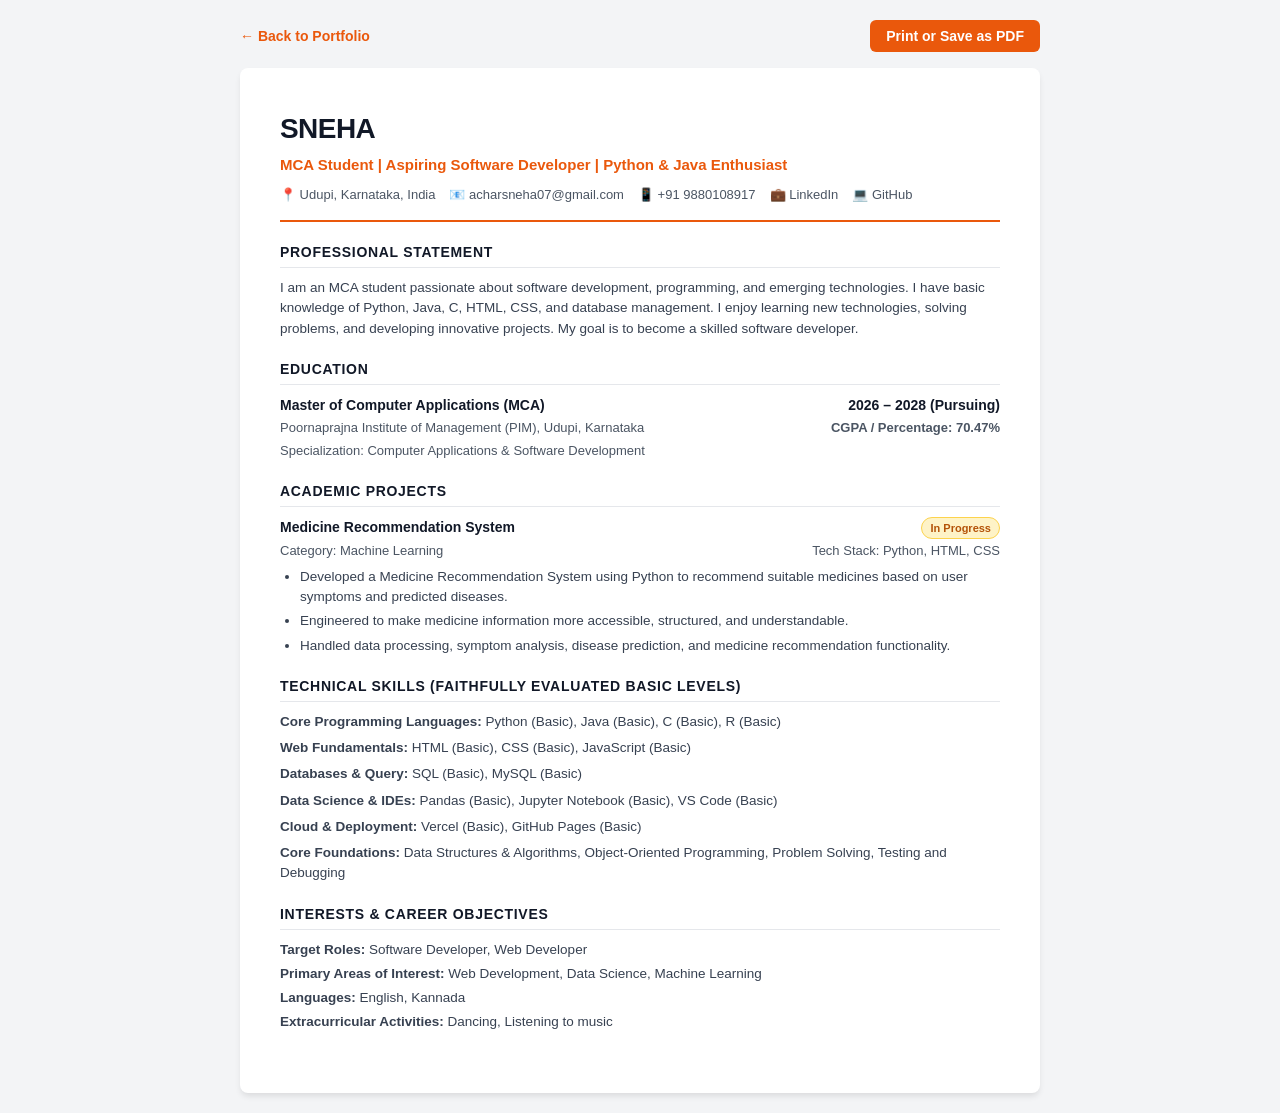
<file: resume.html>
<!DOCTYPE html>
<html lang="en">
<head>
  <meta charset="UTF-8">
  <meta name="viewport" content="width=device-width, initial-scale=1.0">
  <title>Resume - Sneha | MCA Student | Poornaprajna Institute of Management</title>
  <style>
    @page {
      size: A4;
      margin: 1.5cm;
    }
    * {
      box-sizing: border-box;
      margin: 0;
      padding: 0;
    }
    body {
      font-family: -apple-system, BlinkMacSystemFont, "Segoe UI", Roboto, "Helvetica Neue", Arial, sans-serif;
      color: #111827;
      background: #F3F4F6;
      line-height: 1.5;
      padding: 20px;
    }
    .resume-sheet {
      max-width: 800px;
      margin: 0 auto;
      background: #FFFFFF;
      padding: 40px;
      border-radius: 8px;
      box-shadow: 0 4px 6px -1px rgba(0, 0, 0, 0.1);
    }
    .header {
      border-bottom: 2.5px solid #EA580C;
      padding-bottom: 16px;
      margin-bottom: 20px;
    }
    .name {
      font-size: 28px;
      font-weight: 800;
      color: #111827;
      letter-spacing: -0.02em;
    }
    .headline {
      font-size: 15px;
      font-weight: 700;
      color: #EA580C;
      margin-top: 4px;
    }
    .contacts {
      font-size: 13px;
      color: #4B5563;
      margin-top: 8px;
      display: flex;
      flex-wrap: wrap;
      gap: 14px;
    }
    .contacts a {
      color: inherit;
      text-decoration: none;
    }
    .section {
      margin-bottom: 20px;
    }
    .section-title {
      font-size: 14px;
      font-weight: 800;
      text-transform: uppercase;
      letter-spacing: 0.05em;
      color: #111827;
      border-bottom: 1px solid #E5E7EB;
      padding-bottom: 4px;
      margin-bottom: 10px;
    }
    p, li {
      font-size: 13.5px;
      color: #374151;
    }
    ul {
      padding-left: 20px;
      margin-top: 6px;
    }
    li {
      margin-bottom: 4px;
    }
    .entry-header {
      display: flex;
      justify-content: space-between;
      font-weight: 700;
      font-size: 14px;
      color: #111827;
    }
    .entry-sub {
      display: flex;
      justify-content: space-between;
      font-size: 13px;
      color: #4B5563;
      margin-top: 2px;
    }
    .tag {
      display: inline-block;
      background: #F3F4F6;
      border: 1px solid #E5E7EB;
      padding: 2px 8px;
      border-radius: 4px;
      font-size: 12px;
      font-weight: 600;
      margin-right: 4px;
      margin-bottom: 4px;
    }
    .badge-in-progress {
      color: #B45309;
      background: #FEF3C7;
      border: 1px solid #FCD34D;
      padding: 2px 8px;
      border-radius: 9999px;
      font-size: 11px;
      font-weight: 700;
    }
    .print-bar {
      max-width: 800px;
      margin: 0 auto 16px;
      display: flex;
      justify-content: space-between;
      align-items: center;
    }
    .btn-print {
      background: #EA580C;
      color: #FFFFFF;
      border: none;
      padding: 8px 16px;
      border-radius: 6px;
      font-weight: 600;
      font-size: 14px;
      cursor: pointer;
    }
    @media print {
      body {
        background: none;
        padding: 0;
      }
      .resume-sheet {
        padding: 0;
        box-shadow: none;
      }
      .print-bar {
        display: none;
      }
    }
  </style>
</head>
<body>

  <div class="print-bar">
    <a href="../index.html" style="color: #EA580C; text-decoration: none; font-weight: 600; font-size: 14px;">&larr; Back to Portfolio</a>
    <button class="btn-print" onclick="window.print()">Print or Save as PDF</button>
  </div>

  <div class="resume-sheet">
    <header class="header">
      <h1 class="name">SNEHA</h1>
      <div class="headline">MCA Student | Aspiring Software Developer | Python &amp; Java Enthusiast</div>
      <div class="contacts">
        <span>📍 Udupi, Karnataka, India</span>
        <span>📧 <a href="mailto:acharsneha07@gmail.com">acharsneha07@gmail.com</a></span>
        <span>📱 <a href="tel:9880108917">+91 9880108917</a></span>
        <span>💼 <a href="https://linkedin.com/in/Sneha%20Acharya" target="_blank">LinkedIn</a></span>
        <span>💻 <a href="https://github.com/acharsneha07-sys" target="_blank">GitHub</a></span>
      </div>
    </header>

    <section class="section">
      <h2 class="section-title">Professional Statement</h2>
      <p>
        I am an MCA student passionate about software development, programming, and emerging technologies. I have basic knowledge of Python, Java, C, HTML, CSS, and database management. I enjoy learning new technologies, solving problems, and developing innovative projects. My goal is to become a skilled software developer.
      </p>
    </section>

    <section class="section">
      <h2 class="section-title">Education</h2>
      <div>
        <div class="entry-header">
          <span>Master of Computer Applications (MCA)</span>
          <span>2026 – 2028 (Pursuing)</span>
        </div>
        <div class="entry-sub">
          <span>Poornaprajna Institute of Management (PIM), Udupi, Karnataka</span>
          <span><strong>CGPA / Percentage: 70.47%</strong></span>
        </div>
        <p style="font-size: 13px; color: #4B5563; margin-top: 4px;">
          Specialization: Computer Applications &amp; Software Development
        </p>
      </div>
    </section>

    <section class="section">
      <h2 class="section-title">Academic Projects</h2>
      <div style="margin-bottom: 12px;">
        <div class="entry-header">
          <span>Medicine Recommendation System</span>
          <span class="badge-in-progress">In Progress</span>
        </div>
        <div class="entry-sub">
          <span>Category: Machine Learning</span>
          <span>Tech Stack: Python, HTML, CSS</span>
        </div>
        <ul>
          <li>Developed a Medicine Recommendation System using Python to recommend suitable medicines based on user symptoms and predicted diseases.</li>
          <li>Engineered to make medicine information more accessible, structured, and understandable.</li>
          <li>Handled data processing, symptom analysis, disease prediction, and medicine recommendation functionality.</li>
        </ul>
      </div>
    </section>

    <section class="section">
      <h2 class="section-title">Technical Skills (Faithfully Evaluated Basic Levels)</h2>
      <p style="margin-bottom: 6px;">
        <strong>Core Programming Languages:</strong> Python (Basic), Java (Basic), C (Basic), R (Basic)
      </p>
      <p style="margin-bottom: 6px;">
        <strong>Web Fundamentals:</strong> HTML (Basic), CSS (Basic), JavaScript (Basic)
      </p>
      <p style="margin-bottom: 6px;">
        <strong>Databases &amp; Query:</strong> SQL (Basic), MySQL (Basic)
      </p>
      <p style="margin-bottom: 6px;">
        <strong>Data Science &amp; IDEs:</strong> Pandas (Basic), Jupyter Notebook (Basic), VS Code (Basic)
      </p>
      <p style="margin-bottom: 6px;">
        <strong>Cloud &amp; Deployment:</strong> Vercel (Basic), GitHub Pages (Basic)
      </p>
      <p style="margin-bottom: 6px;">
        <strong>Core Foundations:</strong> Data Structures &amp; Algorithms, Object-Oriented Programming, Problem Solving, Testing and Debugging
      </p>
    </section>

    <section class="section">
      <h2 class="section-title">Interests &amp; Career Objectives</h2>
      <p style="margin-bottom: 4px;">
        <strong>Target Roles:</strong> Software Developer, Web Developer
      </p>
      <p style="margin-bottom: 4px;">
        <strong>Primary Areas of Interest:</strong> Web Development, Data Science, Machine Learning
      </p>
      <p style="margin-bottom: 4px;">
        <strong>Languages:</strong> English, Kannada
      </p>
      <p>
        <strong>Extracurricular Activities:</strong> Dancing, Listening to music
      </p>
    </section>
  </div>

</body>
</html>
</file>
